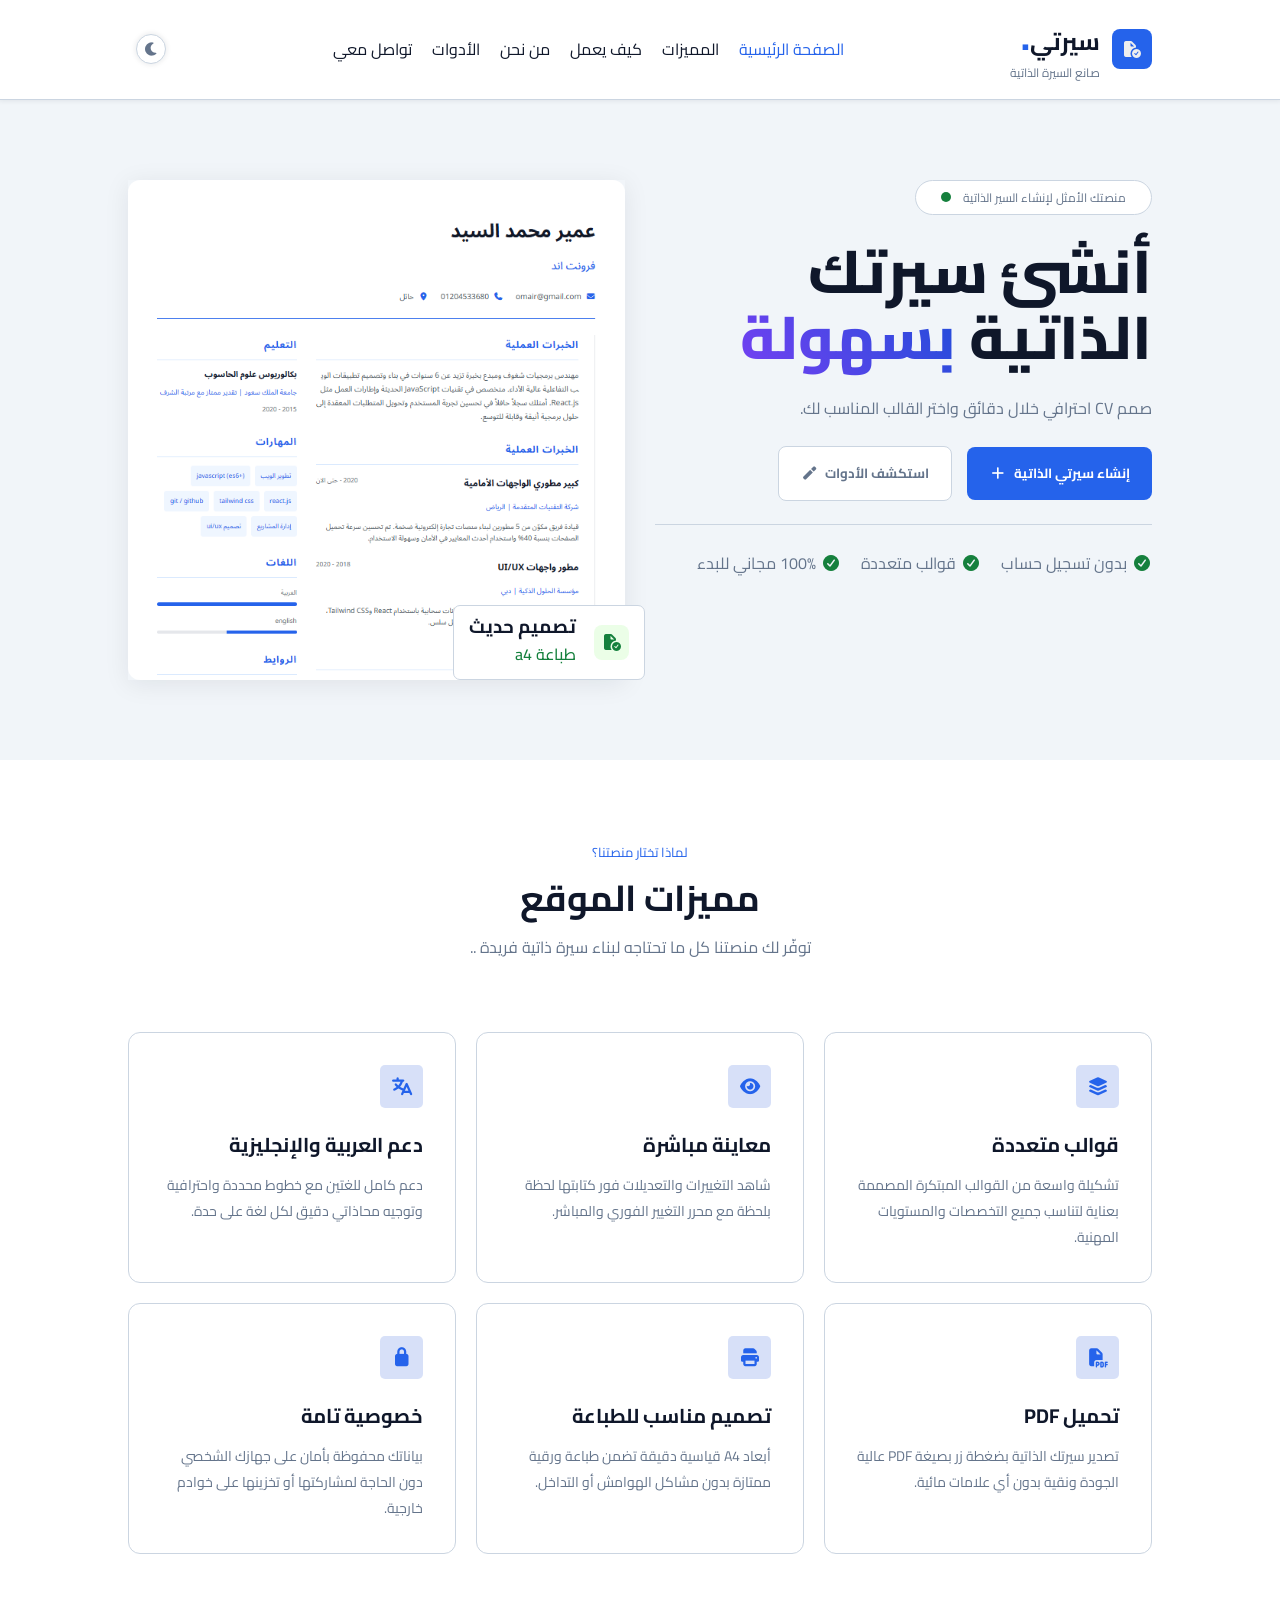
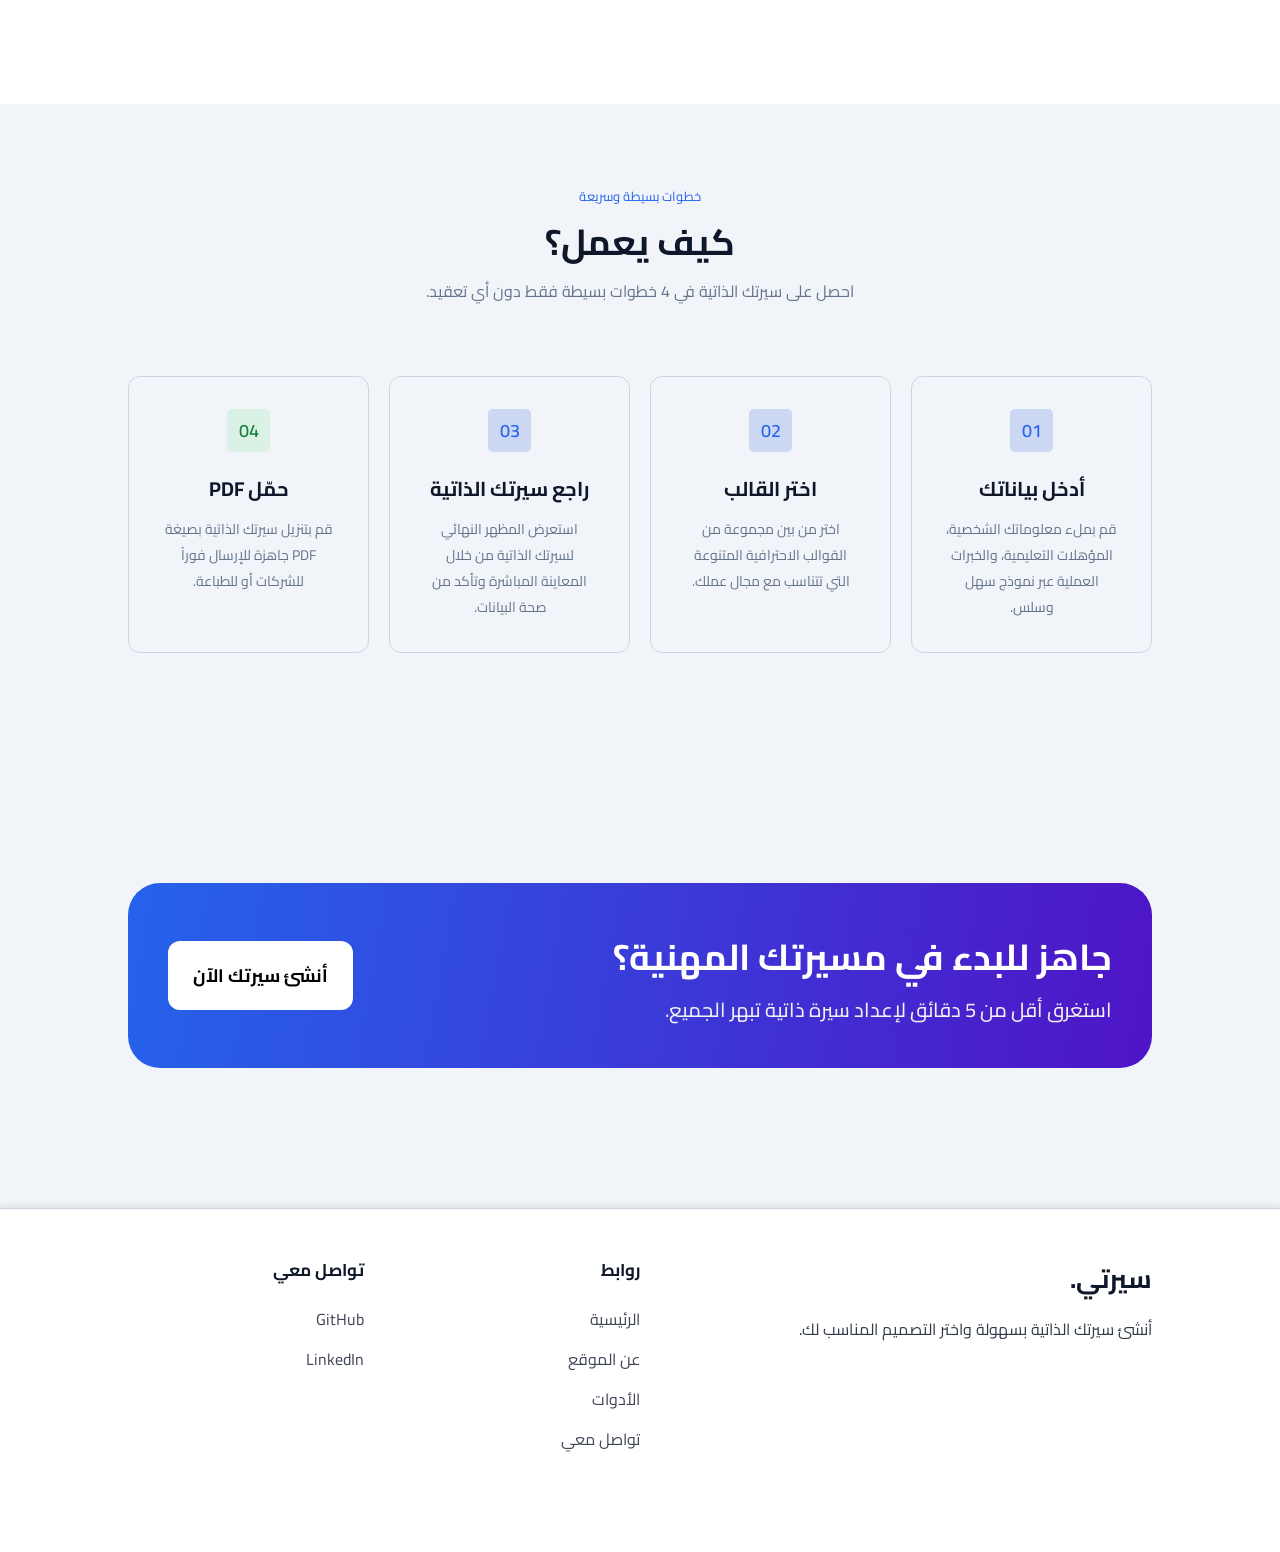
<file: index.html>
<!DOCTYPE html>
<html lang="ar">

<head>
    <meta charset="UTF-8">
    <meta name="viewport" content="width=device-width, initial-scale=1.0">
    <title>ابني سيرتك</title>
    <link rel="shortcut icon" href="../images/fav.png" type="image/x-icon">
    <link rel="preconnect" href="https://fonts.googleapis.com">
    <link rel="preconnect" href="https://fonts.gstatic.com" crossorigin>
    <link
        href="https://fonts.googleapis.com/css2?family=Cairo:wght@200..1000&family=Noto+Sans+Arabic:wght@100..900&display=swap"
        rel="stylesheet">
    <link rel="stylesheet" href="icons/css/all.min.css">
    <link rel="stylesheet" href="css/style.css">
    <link rel="stylesheet" href="css/home.css">
    <link rel="stylesheet" href="css/responsive.css">
</head>

<body>

    <nav>
        <div class="container">
            <a href="#" class="logo">
                <div class="icon"><i class="fa-solid fa-file-circle-check"></i></div>
                <div class="text">
                    <h1>سيرتي<span>.</span></h1>
                    <p>صانع السيرة الذاتية</p>
                </div>
            </a>
            <div class="links">
                <ul>
                    <li><a class="active" href="#home">الصفحة الرئيسية</a></li>
                    <li><a href="#bests">المميزات</a></li>
                    <li><a href="#howWork">كيف يعمل</a></li>
                    <li><a href="pages/about.html">من نحن</a></li>
                    <li><a href="pages/tools.html">الأدوات</a></li>
                    <li><a href="pages/contact.html">تواصل معي</a></li>
                </ul>
            </div>
            <div class="end">
                <div class="btns">
                    <button class="darkBtn"></button>
                </div>
                <div class="btns">
                    <button class="bars"><i class="fa-solid fa-bars-staggered"></i></button>
                </div>
            </div>
        </div>
    </nav>

    <main>
        <section class="hero" id="home">
            <div class="container">
                <div class="text">
                    <div class="top">
                        <span>منصتك الأمثل لإنشاء السير الذاتية</span>
                        <div class="circle"></div>
                    </div>
                    <h1>
                        أنشئ سيرتك الذاتية <span>بسهولة</span>
                    </h1>
                    <p>
                        صمم CV احترافي خلال دقائق واختر القالب المناسب لك.
                    </p>
                    <div class="btns">
                        <button onclick="goForm()">إنشاء سيرتي الذاتية <i class="fa-solid fa-plus"></i></button>
                        <button onclick="goTools()"> استكشف الأدوات <i class="fa-solid fa-magic"></i></button>
                    </div>
                    <ul>
                        <li>
                            <i class="fa-solid fa-check-circle"></i>
                            <span>بدون تسجيل حساب</span>
                        </li>
                        <li>
                            <i class="fa-solid fa-check-circle"></i>
                            <span>قوالب متعددة</span>
                        </li>
                        <li>
                            <i class="fa-solid fa-check-circle"></i>
                            <span>100% مجاني للبدء</span>
                        </li>
                    </ul>
                </div>
                <div class="image">
                    <img src="images/temp-1.png" alt="">
                    <div class="end">
                        <div class="icon">
                            <i class="fa-solid fa-file-circle-check"></i>
                        </div>
                        <div>
                            <h3>تصميم حديث</h3>
                            <span>طباعة a4</span>
                        </div>
                    </div>
                </div>
            </div>
        </section>

        <section class="bests common" id="bests">
            <div class="container">
                <div class="heading">
                    <span>لماذا تختار منصتنا؟</span>
                    <h2>مميزات الموقع</h2>
                    <p>توفّر لك منصتنا كل ما تحتاجه لبناء سيرة ذاتية فريدة ..</p>
                </div>
                <div class="con">
                    <div class="box">
                        <div class="icon">
                            <i class="fa-solid fa-layer-group"></i>
                        </div>
                        <div class="text">
                            <h4>قوالب متعددة</h4>
                            <p>
                                تشكيلة واسعة من القوالب المبتكرة المصممة بعناية لتناسب جميع التخصصات والمستويات المهنية.
                            </p>
                        </div>
                    </div>
                    <div class="box">
                        <div class="icon">
                            <i class="fa-solid fa-eye"></i>
                        </div>
                        <div class="text">
                            <h4>معاينة مباشرة</h4>
                            <p>
                                شاهد التغييرات والتعديلات فور كتابتها لحظة بلحظة مع محرر التغيير الفوري والمباشر.
                            </p>
                        </div>
                    </div>

                    <div class="box">
                        <div class="icon">
                            <i class="fa-solid fa-language"></i>
                        </div>
                        <div class="text">
                            <h4>دعم العربية والإنجليزية</h4>
                            <p>
                                دعم كامل للغتين مع خطوط محددة واحترافية وتوجيه محاذاتي دقيق لكل لغة على حدة.
                            </p>
                        </div>
                    </div>

                    <div class="box">
                        <div class="icon">
                            <i class="fa-solid fa-file-pdf"></i>
                        </div>
                        <div class="text">
                            <h4>تحميل PDF</h4>
                            <p>
                                تصدير سيرتك الذاتية بضغطة زر بصيغة PDF عالية الجودة ونقية بدون أي علامات مائية.
                            </p>
                        </div>
                    </div>

                    <div class="box">
                        <div class="icon">
                            <i class="fa-solid fa-print"></i>
                        </div>
                        <div class="text">
                            <h4>تصميم مناسب للطباعة</h4>
                            <p>
                                أبعاد A4 قياسية دقيقة تضمن طباعة ورقية ممتازة بدون مشاكل الهوامش أو التداخل.
                            </p>
                        </div>
                    </div>

                    <div class="box">
                        <div class="icon">
                            <i class="fa-solid fa-lock"></i>
                        </div>
                        <div class="text">
                            <h4>خصوصية تامة</h4>
                            <p>
                                بياناتك محفوظة بأمان على جهازك الشخصي دون الحاجة لمشاركتها أو تخزينها على خوادم خارجية.
                            </p>
                        </div>
                    </div>

                </div>
            </div>
        </section>

        <section class="howWork common" id="howWork">
            <div class="container">
                <div class="heading">
                    <span>خطوات بسيطة وسريعة</span>
                    <h2>كيف يعمل؟</h2>
                    <p>احصل على سيرتك الذاتية في 4 خطوات بسيطة فقط دون أي تعقيد.</p>
                </div>
                <div class="con">
                    <div class="box">
                        <div class="icon">
                            <span>01</span>
                        </div>
                        <div class="text">
                            <h4>أدخل بياناتك</h4>
                            <p>
                                قم بملء معلوماتك الشخصية، المؤهلات التعليمية، والخبرات العملية عبر نموذج سهل وسلس.
                            </p>
                            <div class="arrow"><i class="fa-solid fa-arrow-down"></i></div>
                        </div>
                    </div>

                    <div class="box">
                        <div class="icon">
                            <span>02</span>
                        </div>
                        <div class="text">
                            <h4>اختر القالب</h4>
                            <p>
                                اختر من بين مجموعة من القوالب الاحترافية المتنوعة التي تتناسب مع مجال عملك.
                            </p>
                            <div class="arrow"><i class="fa-solid fa-arrow-down"></i></div>
                        </div>
                    </div>

                    <div class="box">
                        <div class="icon">
                            <span>03</span>
                        </div>
                        <div class="text">
                            <h4>راجع سيرتك الذاتية</h4>
                            <p>
                                استعرض المظهر النهائي لسيرتك الذاتية من خلال المعاينة المباشرة وتأكد من صحة البيانات.
                            </p>
                            <div class="arrow"><i class="fa-solid fa-arrow-down"></i></div>
                        </div>
                    </div>

                    <div class="box">
                        <div class="icon">
                            <span>04</span>
                        </div>
                        <div class="text">
                            <h4>حمّل PDF</h4>
                            <p>
                                قم بتنزيل سيرتك الذاتية بصيغة PDF جاهزة للإرسال فوراً للشركات أو للطباعة.
                            </p>
                        </div>
                    </div>

                </div>
            </div>
        </section>

        <section class="bulid">
            <div class="container">
                <div class="text">
                    <h3>جاهز للبدء في مسيرتك المهنية؟</h3>
                    <p>
                        استغرق أقل من 5 دقائق لإعداد سيرة ذاتية تبهر الجميع.
                    </p>
                </div>
                <div class="btn">
                    <button onclick="goForm()">أنشئ سيرتك الآن</button>
                </div>
            </div>
        </section>

    </main>

    <footer class="footer">
        <div class="container">

            <div class="footer-content">

                <div class="footer-brand">
                    <h2>سيرتي.</h2>
                    <p>
                        أنشئ سيرتك الذاتية بسهولة واختر التصميم المناسب لك.
                    </p>
                </div>

                <div class="footer-links">
                    <h3>روابط</h3>

                    <a href="../index.html">الرئيسية</a>
                    <a href="../pages/about.html">عن الموقع</a>
                    <a href="../pages/tools.html">الأدوات</a>
                    <a href="../pages/contact.html">تواصل معي</a>
                </div>

                <div class="footer-social">
                    <h3>تواصل معي</h3>

                    <a href="https://github.com/omair-660">GitHub</a>
                    <a href="https://www.linkedin.com/in/omair-mohammed-%F0%9F%87%B5%F0%9F%87%B8-4120b2283?utm_source=share&utm_campaign=share_via&utm_content=profile&utm_medium=android_app">LinkedIn</a>
                </div>

            </div>

            <div class="footer-bottom">
                <p>
                    © 2026 CV Builder — جميع الحقوق محفوظة
                </p>
            </div>

        </div>
    </footer>

    <script src="js/common.js"></script>
    <script src="js/home.js"></script>
</body>

</html>
</file>
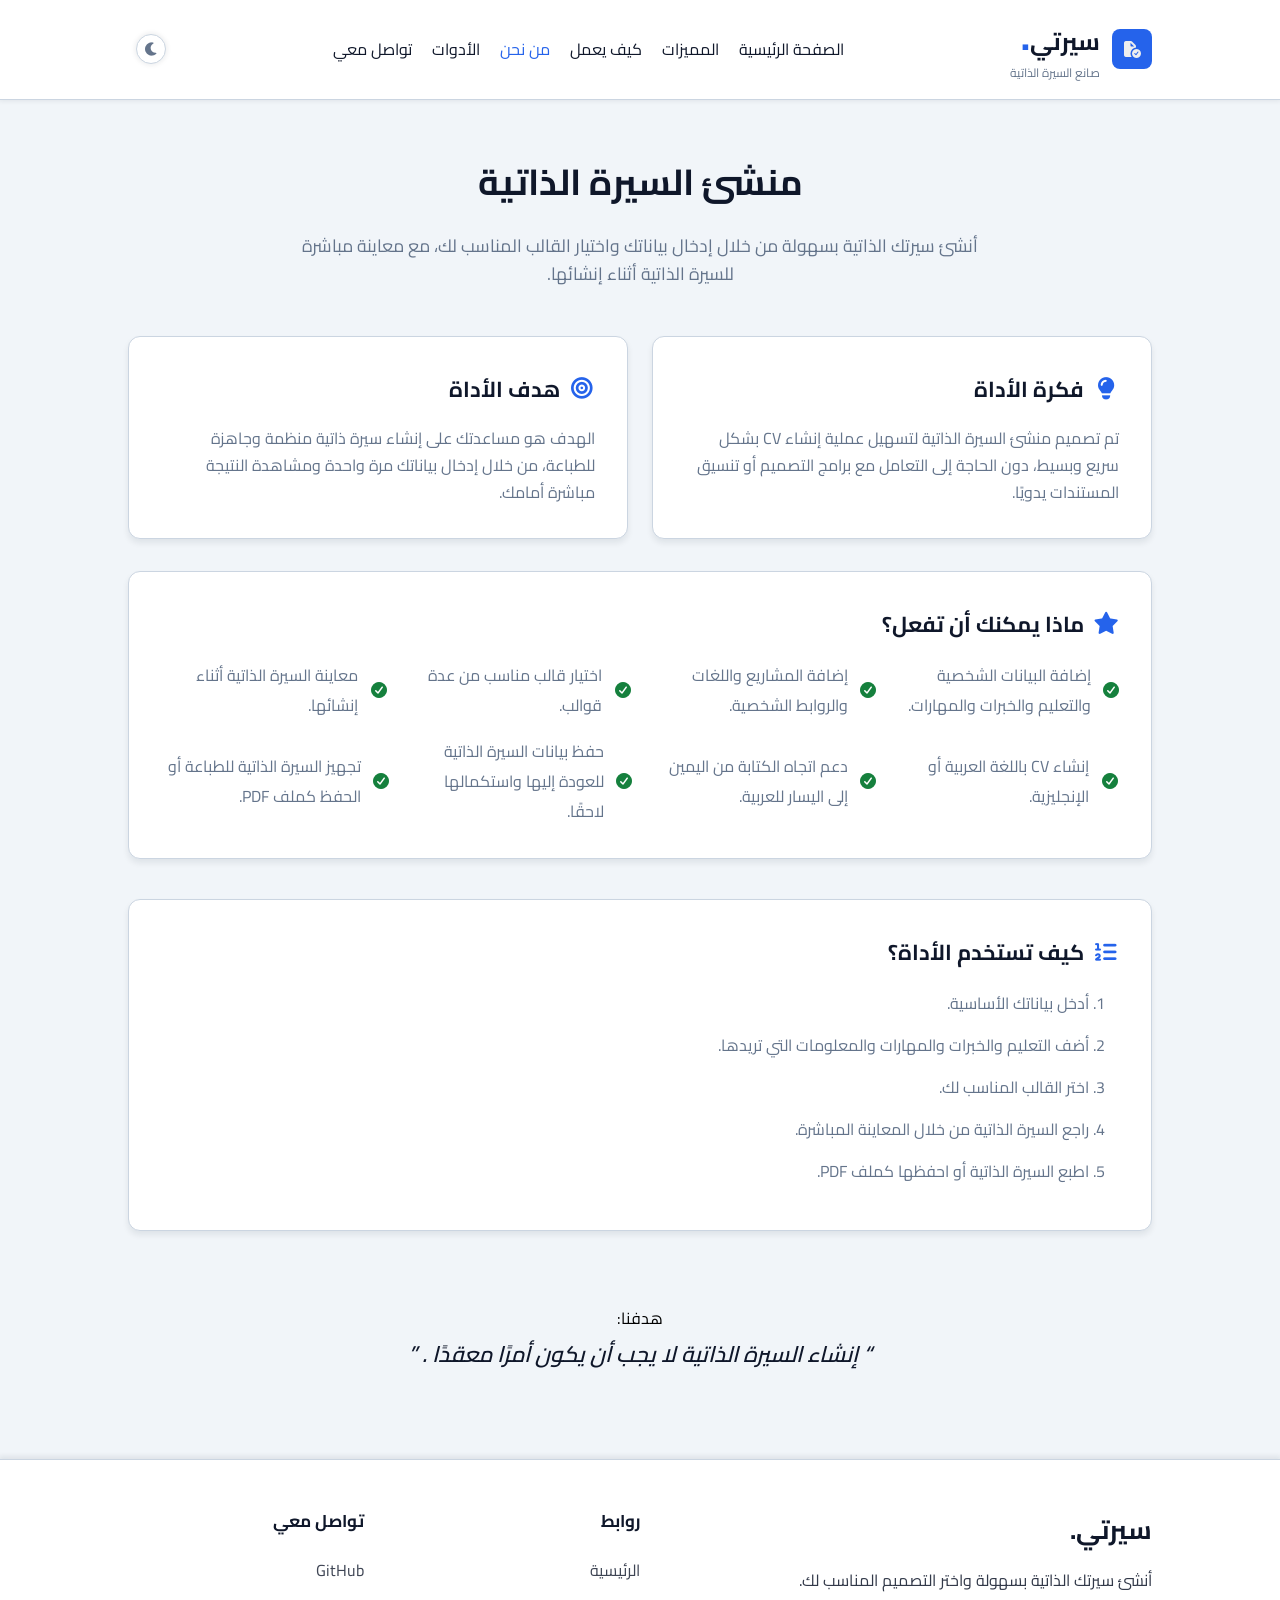
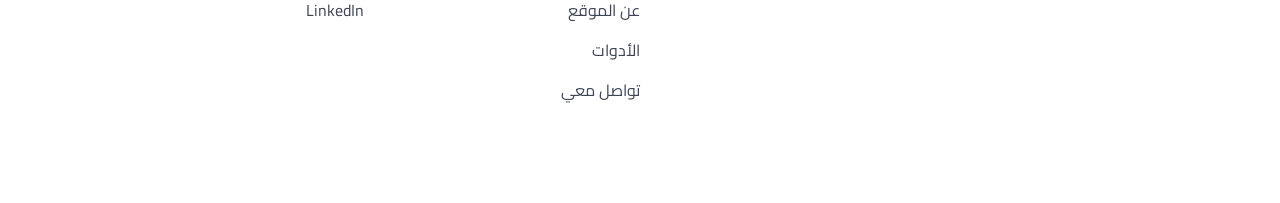
<file: pages/about.html>
<!DOCTYPE html>
<html lang="en">

<head>
    <meta charset="UTF-8">
    <meta name="viewport" content="width=device-width, initial-scale=1.0">
    <title>ابني سيرتك</title>
    <link rel="shortcut icon" href="../images/fav.png" type="image/x-icon">
    <link rel="preconnect" href="https://fonts.googleapis.com">
    <link rel="preconnect" href="https://fonts.gstatic.com" crossorigin>
    <link
        href="https://fonts.googleapis.com/css2?family=Cairo:wght@200..1000&family=Noto+Sans+Arabic:wght@100..900&display=swap"
        rel="stylesheet">
    <link rel="stylesheet" href="../icons/css/all.min.css">
    <link rel="stylesheet" href="../css/style.css">
    <link rel="stylesheet" href="../css/about.css">
    <link rel="stylesheet" href="../css/responsive.css">
</head>

<body>
    <nav>
        <div class="container">
            <a href="#" class="logo">
                <div class="icon"><i class="fa-solid fa-file-circle-check"></i></div>
                <div class="text">
                    <h1>سيرتي<span>.</span></h1>
                    <p>صانع السيرة الذاتية</p>
                </div>
            </a>
            <div class="links">
                <ul>
                    <li><a href="../index.html#home">الصفحة الرئيسية</a></li>
                    <li><a href="../index.html#bests">المميزات</a></li>
                    <li><a href="../index.html#howWork">كيف يعمل</a></li>
                    <li><a class="active" href="../pages/about.html">من نحن</a></li>
                    <li><a href="../pages/tools.html">الأدوات</a></li>
                    <li><a href="../pages/contact.html">تواصل معي</a></li>
                </ul>
            </div>
            <div class="end">
                <div class="btns">
                    <button class="darkBtn"></button>
                </div>
                <div class="btns">
                    <button class="bars"><i class="fa-solid fa-bars-staggered"></i></button>
                </div>
            </div>
        </div>
    </nav>

    <div class="about">
        <div class="container">

            <!-- Hero -->
            <section class="hero">
                <h1>منشئ السيرة الذاتية</h1>
                <p>
                    أنشئ سيرتك الذاتية بسهولة من خلال إدخال بياناتك واختيار القالب المناسب لك،
                    مع معاينة مباشرة للسيرة الذاتية أثناء إنشائها.
                </p>
            </section>

            <!-- فكرة الأداة -->
            <div class="grid-2">

                <section class="card">
                    <h2><i class="fa-solid fa-lightbulb"></i> فكرة الأداة</h2>
                    <p>
                        تم تصميم منشئ السيرة الذاتية لتسهيل عملية إنشاء CV بشكل سريع وبسيط،
                        دون الحاجة إلى التعامل مع برامج التصميم أو تنسيق المستندات يدويًا.
                    </p>
                </section>

                <section class="card">
                    <h2><i class="fa-solid fa-bullseye"></i> هدف الأداة</h2>
                    <p>
                        الهدف هو مساعدتك على إنشاء سيرة ذاتية منظمة وجاهزة للطباعة،
                        من خلال إدخال بياناتك مرة واحدة ومشاهدة النتيجة مباشرة أمامك.
                    </p>
                </section>

            </div>

            <!-- المميزات -->
            <section class="card features-card" style="margin-bottom: 2.5rem;">
                <h2><i class="fa-solid fa-star"></i> ماذا يمكنك أن تفعل؟</h2>

                <ul class="features-list">
                    <li>
                        <i class="fa-solid fa-check-circle"></i>
                        إضافة البيانات الشخصية والتعليم والخبرات والمهارات.
                    </li>

                    <li>
                        <i class="fa-solid fa-check-circle"></i>
                        إضافة المشاريع واللغات والروابط الشخصية.
                    </li>

                    <li>
                        <i class="fa-solid fa-check-circle"></i>
                        اختيار قالب مناسب من عدة قوالب.
                    </li>

                    <li>
                        <i class="fa-solid fa-check-circle"></i>
                        معاينة السيرة الذاتية أثناء إنشائها.
                    </li>

                    <li>
                        <i class="fa-solid fa-check-circle"></i>
                        إنشاء CV باللغة العربية أو الإنجليزية.
                    </li>

                    <li>
                        <i class="fa-solid fa-check-circle"></i>
                        دعم اتجاه الكتابة من اليمين إلى اليسار للعربية.
                    </li>

                    <li>
                        <i class="fa-solid fa-check-circle"></i>
                        حفظ بيانات السيرة الذاتية للعودة إليها واستكمالها لاحقًا.
                    </li>

                    <li>
                        <i class="fa-solid fa-check-circle"></i>
                        تجهيز السيرة الذاتية للطباعة أو الحفظ كملف PDF.
                    </li>
                </ul>
            </section>

            <!-- طريقة الاستخدام -->
            <section class="card">
                <h2><i class="fa-solid fa-list-ol"></i> كيف تستخدم الأداة؟</h2>

                <ol class="steps-list">
                    <li>أدخل بياناتك الأساسية.</li>
                    <li>أضف التعليم والخبرات والمهارات والمعلومات التي تريدها.</li>
                    <li>اختر القالب المناسب لك.</li>
                    <li>راجع السيرة الذاتية من خلال المعاينة المباشرة.</li>
                    <li>اطبع السيرة الذاتية أو احفظها كملف PDF.</li>
                </ol>
            </section>

            <!-- الخاتمة -->
            <section class="quote-section">
                <caption>هدفنا:</caption>
                <blockquote>
                    <q> إنشاء السيرة الذاتية لا يجب أن يكون أمرًا معقدًا . </q>
                </blockquote>
            </section>

        </div>
    </div>

    <footer class="footer">
        <div class="container">

            <div class="footer-content">

                <div class="footer-brand">
                    <h2>سيرتي.</h2>
                    <p>
                        أنشئ سيرتك الذاتية بسهولة واختر التصميم المناسب لك.
                    </p>
                </div>

                <div class="footer-links">
                    <h3>روابط</h3>

                    <a href="../index.html">الرئيسية</a>
                    <a href="../pages/about.html">عن الموقع</a>
                    <a href="../pages/tools.html">الأدوات</a>
                    <a href="../pages/contact.html">تواصل معي</a>
                </div>

                <div class="footer-social">
                    <h3>تواصل معي</h3>

                    <a href="https://github.com/omair-660">GitHub</a>
                    <a href="https://www.linkedin.com/in/omair-mohammed-%F0%9F%87%B5%F0%9F%87%B8-4120b2283?utm_source=share&utm_campaign=share_via&utm_content=profile&utm_medium=android_app">LinkedIn</a>
                </div>

            </div>

            <div class="footer-bottom">
                <p>
                    © 2026 CV Builder — جميع الحقوق محفوظة
                </p>
            </div>

        </div>
    </footer>
    <script src="../js/common.js"></script>
</body>

</html>
</file>
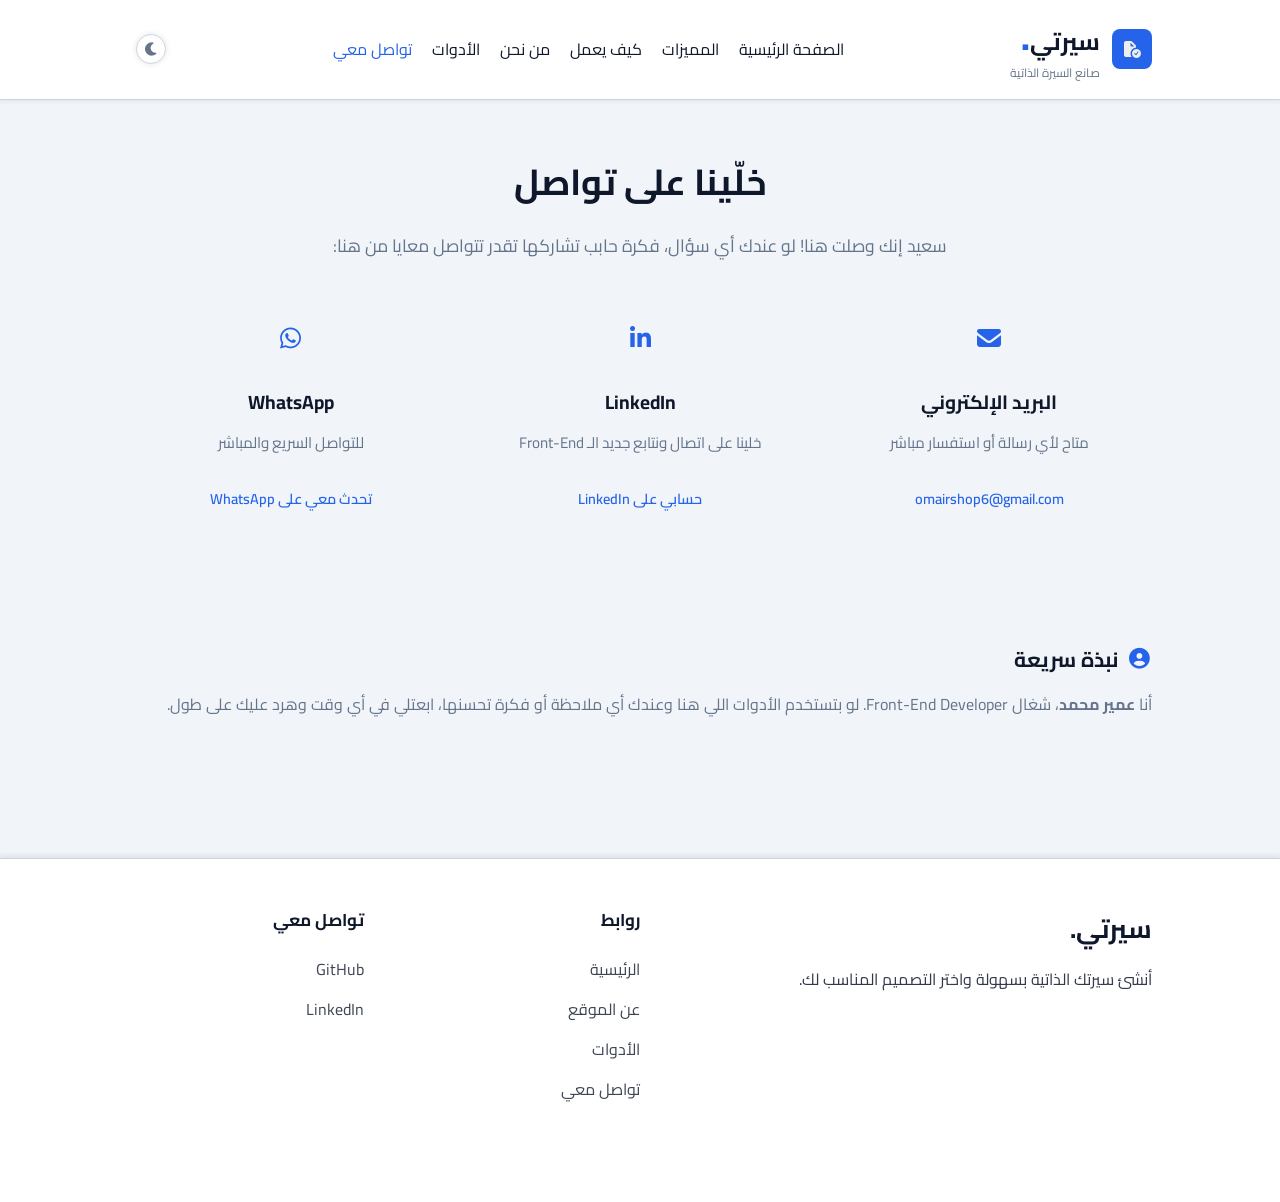
<file: pages/contact.html>
<!DOCTYPE html>
<html lang="ar">

<head>
    <meta charset="UTF-8">
    <meta name="viewport" content="width=device-width, initial-scale=1.0">
    <title>ابني سيرتك</title>
    <link rel="shortcut icon" href="../images/fav.png" type="image/x-icon">
    <link rel="preconnect" href="https://fonts.googleapis.com">
    <link rel="preconnect" href="https://fonts.gstatic.com" crossorigin>
    <link
        href="https://fonts.googleapis.com/css2?family=Cairo:wght@200..1000&family=Noto+Sans+Arabic:wght@100..900&display=swap"
        rel="stylesheet">
    <link rel="stylesheet" href="../icons/css/all.min.css">
    <link rel="stylesheet" href="../css/style.css">
    <link rel="stylesheet" href="../css/contact.css">
    <link rel="stylesheet" href="../css/responsive.css">
</head>

<body>

    <nav>
        <div class="container">
            <a href="#" class="logo">
                <div class="icon"><i class="fa-solid fa-file-circle-check"></i></div>
                <div class="text">
                    <h1>سيرتي<span>.</span></h1>
                    <p>صانع السيرة الذاتية</p>
                </div>
            </a>
            <div class="links">
                <ul>
                    <li><a href="../index.html#home">الصفحة الرئيسية</a></li>
                    <li><a href="../index.html#bests">المميزات</a></li>
                    <li><a href="../index.html#howWork">كيف يعمل</a></li>
                    <li><a href="../pages/about.html">من نحن</a></li>
                    <li><a href="../pages/tools.html">الأدوات</a></li>
                    <li><a class="active" href="../pages/contact.html">تواصل معي</a></li>
                </ul>
            </div>
            <div class="end">
                <div class="btns">
                    <button class="darkBtn"></button>
                </div>
                <div class="btns">
                    <button class="bars"><i class="fa-solid fa-bars-staggered"></i></button>
                </div>
            </div>
        </div>
    </nav>

    <div class="contact">
        <div class="container">
            <section class="hero">
                <h1>خلّينا على تواصل</h1>
                <p>سعيد إنك وصلت هنا! لو عندك أي سؤال، فكرة حابب تشاركها   تقدر تتواصل معايا من هنا:</p>
            </section>

            <div class="contact-grid">

                <div class="card contact-card">
                    <div class="contact-icon">
                        <i class="fa-solid fa-envelope"></i>
                    </div>
                    <h3>البريد الإلكتروني</h3>
                    <p>متاح لأي رسالة أو استفسار مباشر</p>
                    <a href="mailto:omairshop6@gmail.com" class="contact-link">omairshop6@gmail.com</a>
                </div>

                <div class="card contact-card">
                    <div class="contact-icon">
                        <i class="fa-brands fa-linkedin-in"></i>
                    </div>
                    <h3>LinkedIn</h3>
                    <p>خلينا على اتصال ونتابع جديد الـ Front-End</p>
                    <a href="https://www.linkedin.com/in/omair-mohammed-%F0%9F%87%B5%F0%9F%87%B8-4120b2283?utm_source=share&utm_campaign=share_via&utm_content=profile&utm_medium=android_app" target="_blank" class="contact-link">حسابي على LinkedIn</a>
                </div>

                <div class="card contact-card">
                    <div class="contact-icon">
                        <i class="fa-brands fa-whatsapp"></i>
                    </div>
                    <h3>WhatsApp</h3>
                    <p>للتواصل السريع والمباشر</p>
                    <a href="https://wa.me/YOUR_PHONE_NUMBER" target="_blank" class="contact-link">تحدث معي على WhatsApp</a>
                </div>

            </div>

            <section class="card developer-info-card">
                <h2><i class="fa-solid fa-circle-user"></i>نبذة سريعة</h2>
                <p>أنا <strong>عمير محمد</strong>، شغال Front-End Developer. لو بتستخدم الأدوات اللي هنا وعندك أي ملاحظة أو فكرة تحسنها، ابعتلي في أي وقت وهرد عليك على طول.</p>
            </section>

        </div>
    </div>

    <footer class="footer">
        <div class="container">

            <div class="footer-content">

                <div class="footer-brand">
                    <h2>سيرتي.</h2>
                    <p>
                        أنشئ سيرتك الذاتية بسهولة واختر التصميم المناسب لك.
                    </p>
                </div>

                <div class="footer-links">
                    <h3>روابط</h3>

                    <a href="../index.html">الرئيسية</a>
                    <a href="../pages/about.html">عن الموقع</a>
                    <a href="../pages/tools.html">الأدوات</a>
                    <a href="../pages/contact.html">تواصل معي</a>
                </div>

                <div class="footer-social">
                    <h3>تواصل معي</h3>

                    <a href="https://github.com/omair-660">GitHub</a>
                    <a href="https://www.linkedin.com/in/omair-mohammed-%F0%9F%87%B5%F0%9F%87%B8-4120b2283?utm_source=share&utm_campaign=share_via&utm_content=profile&utm_medium=android_app">LinkedIn</a>
                </div>

            </div>

            <div class="footer-bottom">
                <p>
                    © 2026 CV Builder — جميع الحقوق محفوظة
                </p>
            </div>

        </div>
    </footer>

    <script src="../js/common.js"></script>
</body>

</html>
</file>
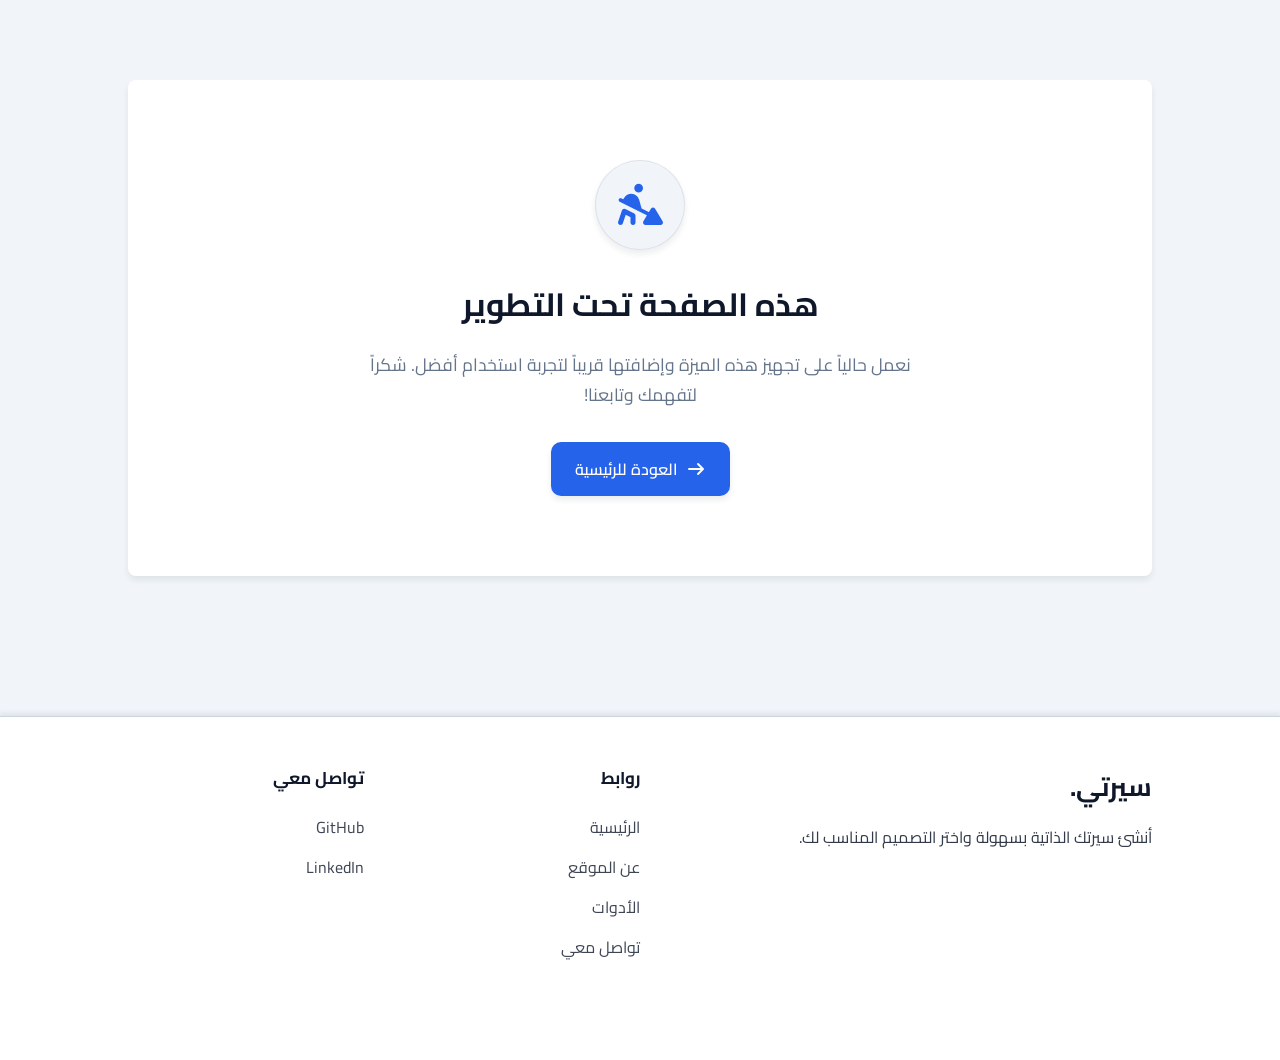
<file: pages/tools.html>
<!DOCTYPE html>
<html lang="en">

<head>
    <meta charset="UTF-8">
    <meta name="viewport" content="width=device-width, initial-scale=1.0">
    <title>ابني سيرتك</title>
    <link rel="shortcut icon" href="../images/fav.png" type="image/x-icon">
    <link rel="preconnect" href="https://fonts.googleapis.com">
    <link rel="preconnect" href="https://fonts.gstatic.com" crossorigin>
    <link
        href="https://fonts.googleapis.com/css2?family=Cairo:wght@200..1000&family=Noto+Sans+Arabic:wght@100..900&display=swap"
        rel="stylesheet">
    <link rel="stylesheet" href="../icons/css/all.min.css">
    <link rel="stylesheet" href="../css/style.css">
    <link rel="stylesheet" href="../css/tools.css">
    <link rel="stylesheet" href="../css/responsive.css">
</head>

<body>

    
    <section class="tools">
    <div class="container">
    <div class="maintenance-page">
        <div class="maintenance-icon">
            <i class="fa-solid fa-person-digging"></i>
        </div>
        <h1> هذه الصفحة تحت التطوير</h1>
        <p>نعمل حالياً على تجهيز هذه الميزة وإضافتها قريباً لتجربة استخدام أفضل. شكراً لتفهمك وتابعنا!</p>
        <a href="../index.html" class="back-home-btn">
            <i class="fa-solid fa-arrow-right"></i> العودة للرئيسية
        </a>
    </div>
</div>
</section>

    <footer class="footer">
        <div class="container">

            <div class="footer-content">

                <div class="footer-brand">
                    <h2>سيرتي.</h2>
                    <p>
                        أنشئ سيرتك الذاتية بسهولة واختر التصميم المناسب لك.
                    </p>
                </div>

                <div class="footer-links">
                    <h3>روابط</h3>

                    <a href="../index.html">الرئيسية</a>
                    <a href="../pages/about.html">عن الموقع</a>
                    <a href="../pages/tools.html">الأدوات</a>
                    <a href="../pages/contact.html">تواصل معي</a>
                </div>

                <div class="footer-social">
                    <h3>تواصل معي</h3>

                    <a href="https://github.com/omair-660">GitHub</a>
                    <a href="https://www.linkedin.com/in/omair-mohammed-%F0%9F%87%B5%F0%9F%87%B8-4120b2283?utm_source=share&utm_campaign=share_via&utm_content=profile&utm_medium=android_app">LinkedIn</a>
                </div>

            </div>

            <div class="footer-bottom">
                <p>
                    © 2026 CV Builder — جميع الحقوق محفوظة
                </p>
            </div>

        </div>
    </footer>
    <script src="../js/common.js"></script>
</body>

</html>
</file>
<file: css/style.css>
* {
  padding: 0;
  margin: 0;
  box-sizing: border-box;
}
html{
  scroll-behavior: smooth;
}
:root {
  --primary: #2563eb;
  --primary-hover: #1d4ed8;

  --bg: #f1f5f9;
  --surface: #ffffff;
  --text: #0f172a;
  --text-secondary: #64748b;

  --border: #cbd5e1;
  --input-bg: #ffffff;

  --success: #15803d;
  --danger: #b91c1c;

  --shadow: rgba(15, 23, 42, 0.08);
}

.dark {
  --primary: #3b82f6;
  --primary-hover: #60a5fa;

  --bg: #090d16;
  --surface: #151e32;
  --text: #f8fafc;
  --text-secondary: #94a3b8;

  --border: #24334f;
  --input-bg: #1c2740;

  --success: #34b262;
  --danger: #f87171;

  --shadow: rgba(0, 0, 0, 0.4);
}
::-webkit-scrollbar {
  width: 10px;
}
::-webkit-scrollbar-thumb {
  border-radius: 12px;
  background: var(--primary-hover);
}
::-webkit-scrollbar-thumb:hover {
  background: var(--primary);
}
::-webkit-scrollbar-track {
  background: var(--surface);
  border: 2px solid var(--border);
}
body {
  font-family: "cairo", sans-serif;
  /* font-family: "Noto Sans Arabic", sans-serif; */
  background: var(--bg);
  direction: rtl;
}
a {
  text-decoration: none;
}
ul {
  list-style: none;
}
::placeholder {
  font-family: "cairo", sans-serif;
}
section,
footer {
  padding: 80px 0;
}
.container {
  margin: 0 auto;
  width: 80%;
  max-width: 1200px;
}
nav {
  background: var(--surface);
  box-shadow: 0 0 5px 1px var(--shadow);
  position: sticky;
  top: 0;
  width: 100%;
  right: 0;
  padding: 15px 0;
  border-bottom: 1px solid var(--border);
  z-index: 999;
}
nav .container {
  display: flex;
  justify-content: space-between;
  align-items: center;
}
nav .container .logo {
  display: flex;
  align-items: center;
  gap: 12px;
}
nav .container .logo h1 {
  color: var(--text);
  line-height: 1.3;
  transition: 0.5s;
}
nav .container .logo h1 span {
  color: var(--primary);
  font-weight: 800;
  font-size: 35px;
  transition: 0.5s;
}
nav .container .logo .icon{
  background: var(--primary);
  width: 40px;
  height: 40px;
  display: flex;
  justify-content: center;
  align-items: center;
  border-radius: 8px;
  transition: 0.5s;
}
nav .container .logo .icon i{
  transition: 0.5s ;
  color: #eee;
}
nav .container .logo:hover .icon{
  transform: scale(1.1);
  background: #eee;
}
nav .container .logo:hover .icon i{
  color: var(--primary-hover);
  transform: scale(1.2);
}
nav .container .logo:hover h1{
  color: var(--primary);
}
nav .container .logo:hover h1 span{
  color: var(--text);
}
nav .container .logo .text p{
  font-size: 12px;
  color: var(--text-secondary);
}
nav .container .links ul {
  display: flex;
  align-items: center;
  gap: 20px;
}
nav .container .links ul li a {
  color: var(--text);
  transition: 0.5s;
}

nav .container .links ul li:hover a {
  color: var(--text-secondary);
}
nav .container .links ul li a.active{
  color: var(--primary);
}
nav .container .links ul li a.active:hover{
  color: var(--primary-hover);
}
nav .container .btns {
  display: flex;
  align-items: center;
  gap: 15px;
}
nav .container .btns button {
  width: 30px;
  height: 30px;
  border-radius: 50%;
  display: flex;
  align-items: center;
  justify-content: center;
  outline: none;
  border: 1px solid var(--border);
  background: var(--surface);
  color: var(--text-secondary);
  font-style: 14px;
  transition: 0.5s;
  cursor: pointer;
  box-shadow: 0 0 5px 1px var(--shadow);
}
nav .container .btns button:hover {
  color: var(--bg);
  transform: scale(1.1);
  color: var(--text);
  box-shadow: 0 4px 12px 3px var(--shadow);
}
nav .container .btns button:active {
  transform: scale(0.9);
  background: #1e293b;
  color: #fff;
}

nav .container .end{
  display: flex;
  align-items: center;
  gap: 8px;
}
nav .container .end .bars{
  display: none;
}

data {
  position: relative;
}
.data .errors {
  position: sticky;
  top: 95px;
  width: 100%;
  padding: 12px 0;
  border-radius: 13px;
  background: var(--danger);
  color: #ffff;
  transition: 0.5s;
  scale: 0;
  text-align: center;
  font-size: 17px;
  font-weight: 600;
  z-index: 6;
  margin-bottom: 25px;
  overflow: hidden;
}
p.errosText {
    padding: 0 50px;
}
 .closeErrBtn{
  width: 35px;
  height: 35px;
  border-radius: 50%;
  border: none;
  transition: 0.5s;
  position: absolute;
  left: 20px;
  top: 50%;
  transform: translateY(-50%);
  cursor: pointer;
  box-shadow: 0 0 8px  var(--shadow);
  color: var(--danger);
  text-shadow: 0 0 0 #000;
  background: var(--border);
}
.closeErrBtn:hover{
  box-shadow: 0 -2px 14px 4px var(--shadow);
  transform: translateY(-20px) rotate(30deg);
}
.closeErrBtn:active{
  transform: translateY(-20px) scale(0.9) rotate(-30deg);
}
.data h3 {
  color: var(--text);
}
.data .container {
  border-radius: 14px;
  box-shadow: 0 0 10px 1px var(--shadow);
  padding: 24px;
  background: var(--surface);
}
.data .container .card {
  box-shadow: 0 0 10px 1px var(--shadow);
  padding: 20px;
  border-radius: 14px;
  margin-bottom: 22px;
}
.data .container .card-head {
  display: flex;
  align-items: center;
  gap: 10px;
  margin-bottom: 20px;
}
.data .container .card-head .icon {
  display: flex;
  justify-content: center;
  align-items: center;
  width: 30px;
  height: 30px;
  border-radius: 10px;
  background: linear-gradient(45deg, var(--primary), var(--primary-hover));
}
.data .container .card-head .icon i {
  color: #ffff;
}

.data .container .card-body {
  display: grid;
  grid-template-columns: repeat(2, 1fr);
  gap: 20px;
}
.data .container .card-body .card-input {
  display: flex;
  flex-direction: column;
  gap: 12px;
  margin-bottom: 12px;
  position: relative;
}
.data .container .card-body .card-input label ,
.labelSelect{
  color: var(--text);
}

.data .container .card-body .card-input input,
.inputImg,
.data .container .card-body .card-input textarea {
  font-family: "cairo", sans-serif;
  outline: none;
  border: 1px solid var(--border);
  border-radius: 8px;
  padding: 12px 16px;
  color: var(--text);
  background: var(--bg);
  transition: 0.5s;
  box-shadow: 0 0 0 transparent;
  width: 100%;
}
.inputImg{
  position: relative;
  color: #757575!important;
  height: 51.2px;
}
.data .container .card-body .card-input textarea {
  resize: none;
  height: 200px;
}
.data .container .card-body .card-input input:focus,
.data .container .card-body .card-input textarea:focus {
  border: 1px solid var(--primary);
  box-shadow: 0 0 4px var(--primary-hover);
}
.err {
  border: 1px solid var(--danger) !important;
  box-shadow: 0 0 4px var(--danger) !important;
}
.data .container .about {
  grid-template-columns: 1fr;
}
.data .container .add-btn {
  background: var(--primary);
  padding: 10px 15px;
  color: #fff;
  width: 100%;
  text-align: center;
  outline: none;
  border-radius: 10px;
  border: none;
  box-shadow: 0 3px 10px var(--shadow);
  cursor: pointer;
  margin-top: 10px;
  font-family: "cairo";
  transition: 0.4s;
}
.data .container .add-btn:hover {
  background: var(--primary-hover);
  box-shadow: 0 6px 20px 3px var(--shadow);
  transform: translateY(-2px) scale(1.01);
}
.data .container .add-btn:active {
  transform: translateY(-2px) scale(0.9);
}
.data .container .add-btn i {
  transition: 0.4s;
}
.data .container .add-btn:hover i {
  transform: rotate(180deg);
}
#createCv {
  background: var(--success);
  display: flex;
  align-items: center;
  gap: 2px;
  justify-content: center;
}
#delCv{
  background: var(--danger);
  display: none;
}
.preveview {
  border: 1px solid var(--primary-hover);
  margin: 10px 0;
  border-radius: 12px;
  padding: 12px;
  background: var(--bg);
  color: var(--text);
  transition: 0.5s;
  display: none;
}
.preveview.animation {
  animation: scale 0.5s ease-in-out;
}
.preveview.animationRemove {
  animation: scaleDown 0.5s ease-in-out;
}
@keyframes scale {
  0% {
    /* transform: scale(1);
    opacity: 1; */
  }

  100% {
    transform: scale(2);
    opacity: 0;
  }
}
@keyframes scaleDown {
  0% {
    transform: scale(1);
  }

  100% {
    transform: scale(0);
  }
}
.preveview div {
  border-bottom: 1px solid var(--border);
  margin-bottom: 10px;
  padding-bottom: 10px;
  position: relative;
}
.preveview .btnDel {
  position: absolute;
  top: 10px;
  left: 10px;
  width: 40px;
  height: 40px;
  border-radius: 50%;
  cursor: pointer;
  background: var(--surface);
  border: 1px solid var(--border);
  color: var(--danger);
}
.data .container .skillBtn {
  position: absolute;
  width: fit-content;
  top: calc(100% - 52px);
  left: 10px;
  padding: 3px 8px;
}
.prevSkills {
  display: grid;
  grid-template-columns: repeat(2, 1fr);
}
.prevSkills .btnDel {
  position: static;
  margin: 0 8px;
}
.prevSkills li {
  list-style: decimal-leading-zero;
  list-style-position: inside;
  margin-bottom: 10px;
}
input#image {
  position: relative;
}

.cv-page {
  width: 210mm;
  min-height: 297mm;
  margin: 30px auto;
  background: #fff;
  padding: 14mm;
  box-shadow: 0 5px 25px rgba(0, 0, 0, 0.12);
  font-family: "Noto Sans Arabic", sans-serif;
}
.cv-page section{
  padding: 0;
}
.templates .container {
  display: grid;
  grid-template-columns: repeat(2, 1fr);
  gap: 20px;
}

.templates .container .box {
  position: relative;
  display: block;
  border: 2px solid transparent;
  border-radius: 16px;
  overflow: hidden;
  cursor: pointer;
  text-align: center;
  padding: 12px;
  background: var(--bg);
  transition: 0.3s ease;
}
.templates .container .box::after{
  position: absolute;
  content: 'اضغط للمعاينة';
  top: 50%;
  left: 50%;
  transform: translate(-50% , -50%);
  pointer-events: none;
  background: var(--bg);
  color: var(--text);
  border-radius: 8px;
  padding: 5px;
}
.templates .container .box:hover {
  transform: translateY(-3px);
  border-color: #ccc;
}

.templates .container .box.active {
  border-color: var(--primary);
  box-shadow: 0 0 0 3px color-mix(
    in srgb,
    var(--primary) 15%,
    transparent
  );
}

.templates .container .box .checkBox {
  display: flex;
  align-items: center;
  justify-content: center;
  gap: 8px;
  margin-bottom: 12px;
}

.templates .container .box h3 {
  color: var(--text);
  margin: 0;
  font-size: 17px;
}

.templates .container .box input[type="radio"] {
  width: 17px;
  height: 17px;
  accent-color: var(--primary);
  cursor: pointer;
}

.templates .container .box img {
  display: block;
  width: 100%;
  height: 320px;
  object-fit: cover;
  object-position: top;
  border-radius: 10px;
}
.imageShow{
  background: #0000009c;
  width: 100vw;
  height: 100vh;
  display: flex;
  justify-content: center;
  align-items: center;
  position: fixed;
  top: 0;
  left: 0;
  scale: 0;
  transition: 0.5s;
  z-index: 9999;
}
.imageShow img{
  width: 90%;
  height: 90%;
  border-radius: 10px;
  object-fit: contain;
  overflow: hidden;
}
.imageShow button{
  position: absolute;
  top: 30px;
  right: 20px;
}
/* =========================
   Header
========================= */

.temp-1 .cv-header {
  padding-bottom: 22px;
  border-bottom: 2px solid #2563eb;
}

.temp-1 .cv-page .profile {
  display: flex;
  align-items: center;
  gap: 25px;
}
.temp-1 .cv-page section {
  padding: 0;
}
.temp-1 .cv-page .profile-image {
  width: 120px;
  height: 120px;
  flex-shrink: 0;
}

.temp-1 .cv-page .profile-image img {
  width: 100%;
  height: 100%;
  object-fit: contain;
  border-radius: 50%;
}

.temp-1 .cv-page .profile-info h1 {
  font-size: 30px;
  margin-bottom: 6px;
  color: #111827;
}

.temp-1 .cv-page .profile-info h2 {
  font-size: 17px;
  font-weight: 500;
  color: #2563eb;
  margin-bottom: 18px;
}

.temp-1 .cv-page .contact {
  display: flex;
  flex-wrap: wrap;
  gap: 12px 20px;
}

.temp-1 .cv-page .contact span {
  display: flex;
  align-items: center;
  gap: 7px;
  font-size: 12px;
  color: #4b5563;
}

.temp-1 .cv-page .contact i {
  color: #2563eb;
}

/* =========================
   Content
========================= */

.temp-1 .cv-page .cv-content {
  display: grid;
  grid-template-columns: 2fr 1fr;
  gap: 30px;
  padding-top: 25px;
}

.temp-1 .cv-page .main-content {
  padding-right: 25px;
  border-right: 1px solid #e5e7eb;
}

.temp-1 .cv-page .sidebar {
  padding-left: 0;
}

/* =========================
   Sections
========================= */

.temp-1 .cv-page .cv-section {
  margin-bottom: 25px;
}

.temp-1 .cv-page .cv-section h3 {
  font-size: 15px;
  color: #2563eb;
  text-transform: uppercase;
  letter-spacing: 1px;
  margin-bottom: 14px;
  padding-bottom: 7px;
  border-bottom: 1px solid #dbeafe;
}

.temp-1 .cv-page .cv-section > p {
  font-size: 12px;
  line-height: 1.8;
  color: #4b5563;
  word-wrap: break-word;
  word-break: break-all;
}

/* =========================
   Experience
========================= */

.temp-1 .cv-page .experience-item,
.project-item {
  margin-bottom: 20px;
}

.temp-1 .cv-page .item-head {
  display: flex;
  justify-content: space-between;
  align-items: flex-start;
  gap: 15px;
  margin-bottom: 7px;
}

.temp-1 .cv-page .item-head h4 {
  font-size: 14px;
  color: #111827;
  margin-bottom: 4px;
}

.temp-1 .cv-page .company {
  font-size: 11px;
  color: #2563eb;
}

.temp-1 .cv-page .date {
  font-size: 10px;
  color: #6b7280;
  white-space: nowrap;
}

.temp-1 .cv-page .experience-item p,
.temp-1 .cv-page .project-item p {
  font-size: 11px;
  line-height: 1.7;
  color: #4b5563;
  /* width: 412px; */
  word-wrap: break-word;
}
.imageFounded {
  display: none;
}
/* =========================
   Projects
========================= */

.temp-1 .cv-page .project-links {
  display: flex;
  gap: 15px;
  margin-top: 8px;
}

.temp-1 .cv-page .project-links a {
  font-size: 10px;
  color: #2563eb;
  text-decoration: none;
}

/* =========================
   Education
========================= */

.temp-1 .cv-page .education-item h4 {
  font-size: 13px;
  line-height: 1.5;
  color: #111827;
  margin-bottom: 5px;
}

.temp-1 .cv-page .education-item .date {
  display: block;
  margin-top: 5px;
}

/* =========================
   Skills
========================= */

.temp-1 .cv-page .skills {
  list-style: none;
  display: flex;
  flex-wrap: wrap;
  gap: 7px;
}

.temp-1 .cv-page .skills li {
  background: #eff6ff;
  color: #2563eb;
  padding: 6px 9px;
  border-radius: 4px;
  font-size: 10px;
}

/* =========================
   Languages
========================= */

.temp-1 .cv-page .language {
  margin-bottom: 14px;
}

.temp-1 .cv-page .language > div:first-child {
  display: flex;
  justify-content: space-between;
  font-size: 11px;
  margin-bottom: 5px;
}

.temp-1 .cv-page .language > div:first-child span:last-child {
  color: #6b7280;
  font-size: 10px;
}

.temp-1 .cv-page .progress {
  width: 100%;
  height: 5px;
  background: #e5e7eb;
  border-radius: 5px;
  overflow: hidden;
}

.temp-1 .cv-page .progress span {
  display: block;
  height: 100%;
  background: #2563eb;
}

/* =========================
   Links
========================= */

.temp-1 .cv-page .links {
  display: flex;
  flex-direction: column;
  gap: 10px;
}

.temp-1 .cv-page .links a {
  display: flex;
  align-items: center;
  gap: 8px;
  font-size: 10px;
  color: #4b5563;
  text-decoration: none;
  word-break: break-word;
}

.temp-1 .cv-page .links i {
  width: 15px;
  color: #2563eb;
}

/* =========================
   Print
========================= */

@page {
  size: A4;
  margin: 0;
}

@media print {

  html,
  body {
    width: 210mm;
    margin: 0;
    padding: 0;
    background: #fff !important;
  }

  nav,
  footer,
  .data,
  .btnPrint,
  .btn-pribt,
  .templates {
    display: none !important;
  }

  .cv-preview {
    width: 210mm !important;
    margin: 0 !important;
    padding: 0 !important;
  }

  .cv-page {
    width: 210mm !important;
    max-height: 297mm !important;
    margin: 0 !important;
    /* padding: 14mm !important; */
    box-shadow: none !important;
  }
}

.btn-pribt {
  margin-top: 25px;
}

.btnPrint , .btnEdit{
  width: 100%;
  padding: 13px 20px;
  cursor: pointer;
  border: none;
  border-radius: 10px;
  font-family: "Noto Sans Arabic", sans-serif;
  font-size: 16px;
  font-weight: 600;
  color: #fff;
  background: linear-gradient(155deg , var(--primary) , #040d2f);
  transition: 0.3s ease;
  background-size: 200% 100%;
}
.btnEdit{
  margin-top: 15px;
  background: linear-gradient(155deg , #d7c608 , #676314);
}
.btnPrint:hover,
.btnEdit:hover {
  background-position: 20%  50%;
  opacity: 0.9;
  transform: translateY(-2px);
}

.btnPrint:active,.btnEdit:active {
  transform: translateY(0);
}
#selectedLang {
  font-family: "Noto Sans Arabic", sans-serif;
  padding: 10px;
  border-radius: 14px;
  transition: 0.5s;
  background: var(--bg);
  color: var(--text);
  margin-bottom: 25px;
  outline: 1px solid var(--border)!important;
  outline-offset: 4px;
  border: 1px solid var(--border)!important;
  box-shadow: 0 0 0 transparent;
  outline: none;
  margin-right: 10px;
  text-transform: capitalize;
}
#selectedLang:focus {
  outline: 1px solid var(--primary-hover)!important;
  box-shadow: 0 0 4px var(--primary-hover);
  border: 1px solid var(--primary-hover)!important;
}
.addSection{
  margin-right: auto;
  background: var(--bg);
  padding: 5px 12px;
  border-radius: 12px;
  cursor: pointer;
}
.cardSlide{
  overflow: hidden;
  max-height: 0;
  transition: 0.5s;
}
.cardSlide.slide{
  overflow: visible;
  max-height: 2000px;

}



.tem-2 .cv-page {
  width: 210mm;
  min-height: 297mm;
  margin: 30px auto;
  padding: 0;
  background: #fff;
  box-shadow: 0 8px 30px rgba(15, 23, 42, 0.12);
  overflow: hidden;
}


/* =========================
   Header
========================= */

.tem-2 .cv-header {
  position: relative;
  padding: 35px 38px 30px;
  background: #172554;
  color: #fff;
}

.tem-2 .cv-header::after {
  content: "";
  position: absolute;
  bottom: 0;
  right: 0;
  width: 100%;
  height: 5px;
  background: #d4a64a;
}

.tem-2 .profile {
  display: flex;
  align-items: center;
  gap: 25px;
}

.tem-2 .profile-image {
  width: 125px;
  height: 125px;
  flex-shrink: 0;
  padding: 5px;
  border: 2px solid #d4a64a;
  border-radius: 50%;
}

.tem-2 .profile-image img {
  width: 100%;
  height: 100%;
  display: block;
  object-fit: contain;
  border-radius: 50%;
}

.tem-2 .profile-info {
  flex: 1;
}

.tem-2 .profile-info h1 {
  color: #fff;
  font-size: 31px;
  font-weight: 800;
  line-height: 1.5;
  margin-bottom: 3px;
}

.tem-2 .profile-info h2 {
  color: #f2c66d;
  font-size: 17px;
  font-weight: 500;
  margin-bottom: 18px;
}

.tem-2 .contact {
  display: flex;
  flex-wrap: wrap;
  gap: 10px 20px;
}

.tem-2 .contact span {
  display: flex;
  align-items: center;
  gap: 7px;
  color: #dbe4f4;
  font-size: 11px;
  direction: rtl;
}

.tem-2 .contact i {
  color: #f2c66d;
  font-size: 12px;
}


/* =========================
   Main Layout
========================= */

.tem-2 .cv-content {
  display: grid;
  grid-template-columns: 1fr 2fr;
  gap: 0;
  min-height: 245mm;
}


/* =========================
   Sidebar
========================= */

.tem-2 .sidebar {
  grid-column: 1;
  grid-row: 1;
  background: #f3f5f8;
  padding: 30px 25px;
  border-left: 1px solid #e0e5ec;
}

.tem-2 .main-content {
  grid-column: 2;
  grid-row: 1;
  padding: 30px 35px;
  border-right: none;
}


/* =========================
   Sections
========================= */

.tem-2 .cv-section {
  margin-bottom: 30px;
}

.tem-2 .cv-section h3 {
  position: relative;
  display: flex;
  align-items: center;
  gap: 10px;
  color: #172554;
  font-size: 15px;
  font-weight: 800;
  margin-bottom: 18px;
  padding-bottom: 10px;
  border-bottom: 1px solid #d9e0ea;
}

.tem-2 .cv-section h3::before {
  content: "";
  width: 5px;
  height: 22px;
  border-radius: 3px;
  background: #d4a64a;
}

.tem-2 .cv-section > p {
  color: #596579;
  font-size: 11px;
  line-height: 2;
  text-align: justify;
}


/* =========================
   Experience
========================= */
.tem-2 .checkLang {
  padding-right: 18px;
  border-right: 2px solid #d4a64a;
  position: relative;
}
.tem-2 .checkLang.ar {
  padding-right: 18px;
  border-right: 2px solid #d4a64a;
  position: relative;
}
.tem-2 .checkLang.ar {
  position: relative;
  margin-bottom: 25px;
}
.tem-2 .checkLang.en{
  padding-left: 18px;
  border-left: 2px solid #d4a64a;
  position: relative;
}

.tem-2 .checkLang::before {
  content: "";
  position: absolute;
  top: 0;
  width: 10px;
  height: 10px;
  background: #172554;
  border: 2px solid #fff;
  border-radius: 50%;
  box-shadow: 0 0 0 1px #d4a64a;
  right: -7.5px;
}
.tem-2 .checkLang.ar::before {
  right: -7.5px;
}
.tem-2 .checkLang.en::before {
  left: -7.5px;
}
.tem-2 .item-head {
  display: flex;
  justify-content: space-between;
  align-items: flex-start;
  gap: 15px;
  margin-bottom: 8px;
}

.tem-2 .item-head h4 {
  color: #172554;
  font-size: 13px;
  font-weight: 800;
  line-height: 1.7;
  margin-bottom: 3px;
}

.tem-2 .company {
  color: #b1842f;
  font-size: 11px;
  font-weight: 700;
}

.tem-2 .date {
  color: #7a8495;
  font-size: 10px;
  white-space: nowrap;
  padding: 4px 8px;
  background: #f5e8c9;
  border-radius: 4px;
}

.tem-2 .experience-item p,
.tem-2 .project-item p {
  color: #596579;
  font-size: 11px;
  line-height: 1.9;
  text-align: justify;
}


/* =========================
   Projects
========================= */

.tem-2 .project-links {
  display: flex;
  flex-wrap: wrap;
  gap: 8px;
  margin-top: 10px;
}

.tem-2 .project-links a {
  color: #172554;
  background: #e4eaf5;
  padding: 5px 10px;
  border-radius: 4px;
  font-size: 10px;
  text-decoration: none;
  transition: 0.2s;
}


/* =========================
   Education
========================= */

.tem-2 .education-item {
  padding-bottom: 15px;
  border-bottom: 1px dashed #cbd5e1;
}

.tem-2 .education-item h4 {
  color: #172554;
  font-size: 12px;
  line-height: 1.8;
  margin-bottom: 5px;
}

.tem-2 .education-item .date {
  display: inline-block;
  margin-top: 8px;
}


/* =========================
   Skills
========================= */

.tem-2 .skills {
  display: flex;
  flex-wrap: wrap;
  gap: 7px;
  list-style: none;
}

.tem-2 .skills li {
  color: #172554;
  background: #fff;
  border: 1px solid #d5deeb;
  border-radius: 4px;
  padding: 6px 9px;
  font-size: 10px;
  font-weight: 600;
}


/* =========================
   Languages
========================= */

.tem-2 .language {
  margin-bottom: 17px;
}

.tem-2 .language > div:first-child {
  display: flex;
  justify-content: space-between;
  align-items: center;
  gap: 8px;
  margin-bottom: 7px;
  font-size: 11px;
  color: #273449;
}

.tem-2 .language > div:first-child span:last-child {
  color: #8a94a4;
  font-size: 9px;
}

.tem-2 .progress {
  width: 100%;
  height: 6px;
  overflow: hidden;
  background: #dce2eb;
  border-radius: 10px;
}

.tem-2 .progress span {
  display: block;
  height: 100%;
  background: #d4a64a;
  border-radius: 10px;
}


/* =========================
   Links
========================= */

.tem-2 .links {
  display: flex;
  flex-direction: column;
  gap: 12px;
}

.tem-2 .links a {
  display: flex;
  align-items: center;
  gap: 8px;
  color: #596579;
  font-size: 10px;
  text-decoration: none;
  overflow-wrap: anywhere;
}

.tem-2 .links i {
  width: 17px;
  color: #b1842f;
  font-size: 13px;
}


/* =========================
   Hover
========================= */

.tem-2 .project-links a:hover,
.tem-2 .links a:hover {
  color: #b1842f;
}
/* =========================================================
   TEMPLATE 3 - MODERN ELEGANT DESIGN (.temp-3)
========================================================= */

.temp-3 .cv-page {
  width: 210mm;
  min-height: 297mm;
  margin: 30px auto;
  padding: 0;
  background: #ffffff;
  box-shadow: 0 12px 35px rgba(15, 23, 42, 0.1);
  overflow: hidden;
  font-family: 'Cairo', 'Segoe UI', Tahoma, Geneva, Verdana, sans-serif;
  color: #1e293b;
}

/* =========================
   Header Section
========================= */

.temp-3 .cv-header {
  position: relative;
  background: linear-gradient(135deg, #0f172a 0%, #1e293b 100%);
  padding: 40px 45px 35px;
  color: #ffffff;
  border-bottom: 4px solid #3b82f6;
}

.temp-3 .cv-header::after {
  content: "";
  position: absolute;
  top: 0;
  left: 0;
  width: 140px;
  height: 100%;
  background: rgba(59, 130, 246, 0.08);
  clip-path: polygon(0 0, 100% 0, 40% 100%, 0 100%);
}

.temp-3 .profile {
  display: flex;
  align-items: center;
  gap: 30px;
  position: relative;
  z-index: 2;
}

.temp-3 .profile-image {
  width: 130px;
  height: 130px;
  flex-shrink: 0;
  padding: 4px;
  background: #ffffff;
  border-radius: 20px;
  box-shadow: 0 10px 25px rgba(0, 0, 0, 0.25);
  transform: rotate(-2deg);
}

.temp-3 .profile-image img {
  width: 100%;
  height: 100%;
  display: block;
  object-fit: cover;
  border-radius: 16px;
}

.temp-3 .profile-info {
  flex: 1;
}

.temp-3 .profile-info h1 {
  color: #ffffff;
  font-size: 30px;
  font-weight: 800;
  letter-spacing: -0.5px;
  margin-bottom: 4px;
  line-height: 1.2;
}

.temp-3 .profile-info h2 {
  color: #60a5fa;
  font-size: 16px;
  font-weight: 600;
  margin-bottom: 18px;
  text-transform: uppercase;
  letter-spacing: 0.5px;
}

.temp-3 .contact {
  display: flex;
  flex-wrap: wrap;
  gap: 12px 22px;
  background: rgba(255, 255, 255, 0.06);
  padding: 12px 18px;
  border-radius: 10px;
  border: 1px solid rgba(255, 255, 255, 0.1);
}

.temp-3 .contact span {
  display: flex;
  align-items: center;
  gap: 8px;
  color: #e2e8f0;
  font-size: 11px;
  font-weight: 500;
}

.temp-3 .contact i {
  color: #60a5fa;
  font-size: 13px;
}

/* =========================
   Main Layout
========================= */

.temp-3 .cv-content {
  display: grid;
  grid-template-columns: 2.1fr 1fr;
  gap: 0;
  min-height: 240mm;
}

/* =========================
   Main Content & Sidebar
========================= */

.temp-3 .main-content {
  grid-column: 1;
  padding: 35px 38px;
  background: #ffffff;
}

.temp-3 .sidebar {
  grid-column: 2;
  background: #f8fafc;
  padding: 35px 25px;
  border-right: 1px solid #e2e8f0;
}

/* =========================
   Sections Styling
========================= */

.temp-3 .cv-section {
  margin-bottom: 32px;
}

.temp-3 .cv-section h3 {
  display: flex;
  align-items: center;
  gap: 10px;
  color: #0f172a;
  font-size: 16px;
  font-weight: 800;
  margin-bottom: 20px;
  padding-bottom: 8px;
  border-bottom: 2px solid #f1f5f9;
}

.temp-3 .cv-section h3::before {
  content: "";
  display: inline-block;
  width: 12px;
  height: 12px;
  background: #3b82f6;
  border-radius: 3px;
  transform: rotate(45deg);
}

.temp-3 .cv-section > p {
  color: #475569;
  font-size: 11.5px;
  line-height: 1.9;
  text-align: justify;
}

/* =========================
   Experience & Timeline
========================= */

.temp-3 .checkLang {
  position: relative;
  margin-bottom: 24px;
  border-right: 2px solid #e2e8f0;
  padding-right: 20px;
}

.temp-3 .checkLang.ar {
  padding-right: 20px;
  border-right: 2px solid #e2e8f0;
  border-left: none;
  padding-left: 0;
}

.temp-3 .checkLang.en {
  padding-left: 20px;
  border-left: 2px solid #e2e8f0;
  border-right: none;
  padding-right: 0;
}

.temp-3 .checkLang::before {
  content: "";
  position: absolute;
  top: 0px;
  width: 10px;
  height: 10px;
  background: #ffffff;
  border: 3px solid #3b82f6;
  border-radius: 50%;
  right: -8.5px;
}

.temp-3 .checkLang.ar::before {
  right: -8.5px;
}

.temp-3 .checkLang.en::before {
  left: -8.5px;
}

.temp-3 .item-head {
  display: flex;
  justify-content: space-between;
  align-items: flex-start;
  gap: 12px;
  margin-bottom: 6px;
}

.temp-3 .item-head h4 {
  color: #0f172a;
  font-size: 13.5px;
  font-weight: 700;
  line-height: 1.5;
}

.temp-3 .company {
  color: #2563eb;
  font-size: 11px;
  font-weight: 700;
  display: block;
  margin-top: 2px;
}

.temp-3 .date {
  color: #475569;
  font-size: 10px;
  font-weight: 600;
  white-space: nowrap;
  padding: 3px 10px;
  background: #eff6ff;
  border: 1px solid #dbeafe;
  border-radius: 20px;
}

.temp-3 .experience-item p,
.temp-3 .project-item p {
  color: #475569;
  font-size: 11px;
  line-height: 1.85;
  text-align: justify;
  margin-top: 6px;
}

/* =========================
   Projects
========================= */

.temp-3 .project-links {
  display: flex;
  flex-wrap: wrap;
  gap: 8px;
  margin-top: 12px;
}

.temp-3 .project-links a {
  color: #1e40af;
  background: #eff6ff;
  border: 1px solid #bfdbfe;
  padding: 4px 12px;
  border-radius: 6px;
  font-size: 10px;
  font-weight: 600;
  text-decoration: none;
  transition: all 0.2s ease;
}

.temp-3 .project-links a:hover {
  background: #2563eb;
  color: #ffffff;
  border-color: #2563eb;
}

/* =========================
   Education
========================= */

.temp-3 .education-item {
  padding: 14px;
  background: #f8fafc;
  border-radius: 8px;
  border: 1px solid #e2e8f0;
  margin-bottom: 12px;
}

.temp-3 .education-item h4 {
  color: #0f172a;
  font-size: 12px;
  font-weight: 700;
  line-height: 1.6;
}

.temp-3 .education-item .date {
  display: inline-block;
  margin-top: 8px;
}

/* =========================
   Skills Section
========================= */

.temp-3 .skills {
  display: flex;
  flex-wrap: wrap;
  gap: 8px;
  list-style: none;
  padding: 0;
}

.temp-3 .skills li {
  color: #0f172a;
  background: #ffffff;
  border: 1px solid #cbd5e1;
  border-radius: 6px;
  padding: 5px 11px;
  font-size: 10.5px;
  font-weight: 600;
  box-shadow: 0 1px 3px rgba(0, 0, 0, 0.04);
}

/* =========================
   Languages Section
========================= */

.temp-3 .language {
  margin-bottom: 16px;
}

.temp-3 .language > div:first-child {
  display: flex;
  justify-content: space-between;
  align-items: center;
  margin-bottom: 6px;
  font-size: 11px;
  font-weight: 700;
  color: #1e293b;
}

.temp-3 .language > div:first-child span:last-child {
  color: #64748b;
  font-size: 9.5px;
  font-weight: 500;
}

.temp-3 .progress {
  width: 100%;
  height: 7px;
  overflow: hidden;
  background: #e2e8f0;
  border-radius: 10px;
}

.temp-3 .progress span {
  display: block;
  height: 100%;
  background: linear-gradient(90deg, #3b82f6, #1d4ed8);
  border-radius: 10px;
}

/* =========================
   Social & Web Links
========================= */

.temp-3 .links {
  display: flex;
  flex-direction: column;
  gap: 10px;
}

.temp-3 .links a {
  display: flex;
  align-items: center;
  gap: 10px;
  color: #475569;
  font-size: 10.5px;
  font-weight: 600;
  text-decoration: none;
  padding: 8px 10px;
  background: #ffffff;
  border: 1px solid #e2e8f0;
  border-radius: 6px;
  transition: all 0.2s ease;
  overflow-wrap: anywhere;
}

.temp-3 .links a:hover {
  color: #2563eb;
  border-color: #93c5fd;
  background: #eff6ff;
}

.temp-3 .links i {
  width: 18px;
  color: #2563eb;
  font-size: 13px;
  text-align: center;
}

/* =========================================================
   TEMPLATE 4 - ATS FRIENDLY DESIGN (.temp-4)
========================================================= */

.temp-4 .cv-page {
  width: 210mm;
  min-height: 297mm;
  margin: 30px auto;
  padding: 40px 45px;
  background: #ffffff;
  color: #111827;
  font-family: Arial, Helvetica, 'Segoe UI', sans-serif;
  box-shadow: 0 4px 20px rgba(0, 0, 0, 0.08);
}

/* =========================
   Header & Profile
========================= */

.temp-4 .cv-header {
  text-align: center;
  padding-bottom: 20px;
  margin-bottom: 25px;
  border-bottom: 2px solid #111827;
}

.temp-4 .profile {
  display: block;
}

.temp-4 .profile-image {
  display: none; 
}

.temp-4 .profile-info h1 {
  color: #111827;
  font-size: 26px;
  font-weight: 700;
  margin-bottom: 6px;
  text-transform: uppercase;
  letter-spacing: 0.5px;
}

.temp-4 .profile-info h2 {
  color: #374151;
  font-size: 15px;
  font-weight: 600;
  margin-bottom: 15px;
}

.temp-4 .contact {
  display: flex;
  justify-content: center;
  flex-wrap: wrap;
  gap: 8px 15px;
}

.temp-4 .contact span {
  display: inline-flex;
  align-items: center;
  gap: 5px;
  color: #374151;
  font-size: 11px;
  direction: rtl;
}

.temp-4 .contact i {
  display: none; 
}

/* =========================
   Main ATS Layout (Single Column)
========================= */

.temp-4 .cv-content {
  display: block;
}

.temp-4 .sidebar,
.temp-4 .main-content {
  display: block;
  width: 100%;
  padding: 0;
  background: transparent;
  border: none;
}

/* =========================
   Sections
========================= */

.temp-4 .cv-section {
  margin-bottom: 22px;
}

.temp-4 .cv-section h3 {
  color: #111827;
  font-size: 14px;
  font-weight: 700;
  text-transform: uppercase;
  margin-bottom: 12px;
  padding-bottom: 4px;
  border-bottom: 1px solid #111827;
  letter-spacing: 0.5px;
}

.temp-4 .cv-section h3::before {
  display: none;
}

.temp-4 .cv-section > p {
  color: #374151;
  font-size: 11px;
  line-height: 1.6;
  text-align: justify;
}

/* =========================
   Experience & Items
========================= */

.temp-4 .checkLang {
  margin-bottom: 16px;
  padding: 0;
  border: none !important;
}

.temp-4 .checkLang::before {
  display: none;
}

.temp-4 .item-head {
  display: flex;
  justify-content: space-between;
  align-items: baseline;
  margin-bottom: 4px;
}

.temp-4 .item-head h4 {
  color: #111827;
  font-size: 12px;
  font-weight: 700;
  margin: 0;
}

.temp-4 .company {
  color: #374151;
  font-size: 11px;
  font-weight: 600;
  display: inline-block;
  margin-left: 8px;
}

.temp-4 .date {
  color: #4b5563;
  font-size: 10.5px;
  font-weight: 600;
  background: transparent;
  padding: 0;
  border-radius: 0;
}

.temp-4 .experience-item p,
.temp-4 .project-item p {
  color: #374151;
  font-size: 11px;
  line-height: 1.6;
  text-align: justify;
  margin-top: 4px;
}

/* =========================
   Projects
========================= */

.temp-4 .project-links {
  display: flex;
  flex-wrap: wrap;
  gap: 12px;
  margin-top: 6px;
}

.temp-4 .project-links a {
  color: #111827;
  background: transparent;
  padding: 0;
  font-size: 10.5px;
  text-decoration: underline;
}

/* =========================
   Education
========================= */

.temp-4 .education-item {
  margin-bottom: 12px;
  padding-bottom: 0;
  border: none;
}

.temp-4 .education-item h4 {
  color: #111827;
  font-size: 12px;
  font-weight: 700;
  margin-bottom: 2px;
}

.temp-4 .education-item .date {
  display: inline-block;
  margin-top: 2px;
}

/* =========================
   Skills
========================= */

.temp-4 .skills {
  display: flex;
  flex-wrap: wrap;
  gap: 6px 15px;
  list-style: disc;
  padding-right: 18px;
  margin: 0;
}

.temp-4 .skills li {
  color: #111827;
  background: transparent;
  border: none;
  padding: 0;
  font-size: 11px;
  font-weight: 500;
}

/* =========================
   Languages
========================= */

.temp-4 .language {
  margin-bottom: 8px;
}

.temp-4 .language > div:first-child {
  display: flex;
  justify-content: space-between;
  font-size: 11px;
  color: #111827;
  font-weight: 600;
}

.temp-4 .language > div:first-child span:last-child {
  color: #4b5563;
  font-size: 10px;
  font-weight: normal;
}

.temp-4 .progress {
  display: none; /* الـ ATS يفضل النصوص المفصلة بدلاً من أشرطة التقييم البصرية */
}

/* =========================
   Links
========================= */

.temp-4 .links {
  display: flex;
  flex-wrap: wrap;
  gap: 10px 20px;
}

.temp-4 .links a {
  color: #111827;
  font-size: 10.5px;
  text-decoration: underline;
}

.temp-4 .links i {
  display: none;
}

/* =========================
   Hover (Clean Reset)
========================= */

.temp-4 .project-links a:hover,
.temp-4 .links a:hover {
  color: #000000;
}

.astric{
  color: var(--danger);
  font-weight: 800;
  font-size: 18px;
}

.footer {
  margin-top: 60px;
  padding: 45px 0 0;
  background: var(--surface);
  color: #fff;
  box-shadow: 0 -2px 5px 1px var(--shadow);
  border-top: 1px solid var(--border);
}

.footer-content {
  display: grid;
  grid-template-columns: 2fr 1fr 1fr;
  gap: 40px;
  padding-bottom: 35px;
}

.footer-brand h2 {
  margin: 0 0 12px;
  font-size: 26px;
  color: var(--text);
}

.footer-brand p {
  margin: 0;
  max-width: 400px;
  line-height: 1.8;
  opacity: 0.85;
  color: var(--text);
}

.footer-links,
.footer-social {
  display: flex;
  flex-direction: column;
  gap: 10px;
}

.footer h3 {
  margin: 0 0 8px;
  font-size: 17px;
  color: var(--text);
}

.footer a {
  width: fit-content;
  color: var(--text);
  text-decoration: none;
  opacity: 0.8;
  transition: 0.3s;
}

.footer a:hover {
  opacity: 1;
  transform: translateX(-3px);
}

.footer-bottom {
  border-top: 1px solid rgba(255, 255, 255, 0.2);
  padding: 18px 0;
  text-align: center;
}

.footer-bottom p {
  margin: 0;
  font-size: 14px;
  opacity: 0.75;
}

.checkDataStorage{
  background: #0000007d;
  width: 100%;
  min-height: 0vh;
  position: fixed;
  top: 50%;
  left: 50%;
  z-index: 9999;
  transform: translate(-50% , -50%);
  display: flex;
  justify-content: center;
  align-items: center;
  transition: 0.5s;
  overflow: hidden;
  visibility: hidden;
  opacity: 0;
}
.checkDataStorage.show{
  min-height: 100vh;
  overflow: visible;
  visibility: visible;
  opacity: 1;
}
.checkDataStorage .container{
  text-align: center;
  background: var(--surface);
  padding: 30px ;
  border-radius: 12px;
  box-shadow: 0 0 18px var(--shadow);
}
.checkDataStorage p{
  color: var(--text);
  font-weight: 700;
  font-size: 22px;
  margin-bottom: 30px;
}
.checkDataStorage .btn{
  display: flex;
  gap: 8px;
  justify-content: center;
}
.checkDataStorage button{
  border: none;
  padding: 12px 25px;
  font-family: 'cairo';
  border-radius: 9px;
  box-shadow: 0 0 8px var(--shadow);
  font-weight: 600;
  white-space: nowrap;
  color: #fff;
  cursor: pointer;
  transition: 0.5s;
}
.checkDataStorage button:nth-child(1){
  background: var(--success);
}
.checkDataStorage button:last-child{
  background: var(--primary);
}
.checkDataStorage button:hover{
  filter: grayscale(0.5);
  transform: translateY(-2px) scale(1.01);
}

.liveprev{
  position: fixed;
  left:-20px;
  top: 180px;
  color: var(--text);
  background: var(--shadow);
  width: 100%;
  transform: rotate(-90deg);
  text-align: center;
  z-index: 3;
}
.goTop{
  position: fixed;
  bottom: 100%;
  right: 25px;
  width: 43px;
  height: 43px;
  z-index: 99;
  background: rgb(140, 8, 8);
  display: flex;
  justify-content: center;
  align-items: center;
  border-radius: 50%;
  box-shadow: 0 0 10px var(--shadow);
  transition: 0.5s;
  cursor: pointer;
  opacity: 0;
  scale: 2;
}
.goTop.show{
  bottom: 25px;
  opacity: 1;
  scale: 1;
  background: var(--primary);
}
.goTop:hover{
  background: var(--primary-hover);
  box-shadow: 0 8px 30px var(--shadow);
  transform: translateY(-5px) scale(1.02);
}
.goTop:active{
  transform: translateY(-5px) scale(0.8);
}
.goTop i{
  color: #fff;
  text-shadow: 1px 1px 2px #000;
  transition: 0.8s;
}
.goTop:hover i{
  color: #eee;
  text-shadow: -1px -1px 2px #000;
}
</file>
<file: css/home.css>
:root {
  --primary: #2563eb;
  --primary-hover: #1d4ed8;

  --bg: #f1f5f9;
  --surface: #ffffff;
  --text: #0f172a;
  --text-secondary: #64748b;

  --border: #cbd5e1;
  --input-bg: #ffffff;

  --success: #15803d;
  --danger: #b91c1c;

  --shadow: rgba(15, 23, 42, 0.08);
}

.dark {
  --primary: #3b82f6;
  --primary-hover: #60a5fa;

  --bg: #090d16;
  --surface: #151e32;
  --text: #f8fafc;
  --text-secondary: #94a3b8;

  --border: #24334f;
  --input-bg: #1c2740;

  --success: #34b262;
  --danger: #f87171;

  --shadow: rgba(0, 0, 0, 0.4);
}

.hero .container {
  display: grid;
  grid-template-columns: repeat(2, 1fr);
  gap: 30px;
}
.hero .container .text {
  display: flex;
  flex-direction: column;
  gap: 23px;
}
.hero .container .text .top {
  padding: 5px 25px;
  background: var(--surface);
  border-radius: 22px;
  width: max-content;
  border: 1px solid var(--border);
  display: flex;
  align-items: center;
  gap: 12px;
}
.hero .container .text .top span {
  font-size: 12px;
  color: var(--text-secondary);
}
.hero .container .text .top .circle {
  width: 10px;
  height: 10px;
  border-radius: 50%;
  background: var(--success);
  animation: scale 1.1s infinite;
}
.hero .container .text h1 {
  font-size: 60px;
  font-weight: 800;
  color: var(--text);
  line-height: 1.1;
}
.hero .container .text h1 span {
  background: linear-gradient(55deg, #7b3ff4, var(--primary-hover));
  color: transparent;
  padding-bottom: 14px;
  background-clip: text;
  /* display: block; */
}
.hero .container .text p {
  color: var(--text-secondary);
}
.hero .container .text .btns {
  display: flex;
  align-items: center;
  gap: 15px;
  border-bottom: 1px solid var(--border);
  padding-bottom: 23px;
}
.hero .container .text .btns button {
  border-radius: 8px;
  border: none;
  outline: none;
  transition: 0.5s;
  padding: 14px 22px;
  font-family: "cairo";
  font-weight: 700;
  cursor: pointer;
}
.hero .container .text .btns button:first-child {
  background: var(--primary);
  color: #fff;
  box-shadow: 0 0 0px transparent;
}
.hero .container .text .btns button:last-child {
  background: var(--surface);
  border: 1px solid var(--border);
  color: var(--text-secondary);
}
.hero .container .text .btns button:first-child:hover {
  background: var(--primary-hover);
  box-shadow: 0 6px 18px #4393f5a2;
}
.hero .container .text .btns button:last-child:hover {
  border: 1px solid var(--primary);
  color: var(--primary);
}

.hero .container .text .btns button i {
  transition: 0.5s;
  margin-right: 5px;
}
.hero .container .text .btns button:hover i {
  transform: rotate(90deg);
}
.hero .container .text ul {
  display: flex;
  align-items: center;
  gap: 20px;
}
.hero .container .text ul li {
  display: flex;
  align-items: center;
  gap: 5px;
}
.hero .container .text ul li span {
  color: var(--text-secondary);
}
.hero .container .text ul li i {
  color: var(--success);
}
.hero .container .image {
  height: 500px;
  box-shadow: 0 4px 24px var(--shadow);
  position: relative;
  animation: upSlow 3s infinite alternate linear;
}
@keyframes upSlow {
    100%{
        transform: translateY(-8px);
    }
}
.hero .container .image img {
  border-radius: 12px;
  width: 100%;
  height: 100%;
  object-fit: cover;
  object-position: top;
}
.hero .container .image .end {
    position: absolute;
    bottom: 0;
    background: var(--surface);
    right: -20px;
    z-index: 2;
    padding: 10px 15px;
    border: 1px solid var(--border);
    border-radius: 7px;
    display: flex;
    align-items: center;
    gap: 18px;
  animation: upFast 0.6s infinite alternate ease-in;
}
@keyframes upFast {
    100%{
        transform: translateY(12px);
    }
}
.hero .container .image .end .icon {
    background: #7df86428;
    width: 35px;
    height: 35px;
    border-radius: 8px;
    display: flex;
    justify-content: center;
    align-items: center;
}
.hero .container .image .end .icon i {
    color: var(--success);
}

.hero .container .image .end div h3 {
    color: var(--text);
    line-height: 1.2;
}
.hero .container .image .end div span {
    color: var(--success);
    font-weight: 500;
}

.heading{
    display: flex;
    flex-direction: column;
    justify-content: center;
    text-align: center;
}
.heading h2{
    font-size: 36px;
    color: var(--text);
}
.heading span{
    color: var(--primary);
    font-size: 13px;
}
.heading p{
    color: var(--text-secondary);
}

.bests{
    background: var(--surface);
}
.common .con{
    display: grid;
    grid-template-columns: repeat(3 , 1fr);
    gap: 20px;
    padding: 70px 0;
}
.common .con .box{
    padding: 32px;
    border-radius: 12px;
    border: 1px solid var(--border);
    transition: 0.5s;
    display: flex;
    flex-direction: column;
    gap: 18px;
    transition: 0.5s;
}
.common .con .box:hover  {
    border: 1px solid var(--primary);
    transform: scale(1.01) translateY(-3px);
}
.common .con .box .icon{
    background: #1d4fd82d;
    width: 43px;
    height: 43px;
    border-radius: 5px;
    display: flex;
    justify-content: center;
    align-items: center;
    transition: 0.5s;
}
.common .con .box:hover .icon {
    transform: scale(1.1) rotate(-4deg);
}
.common .con .box .icon i,
.howWork .con .box .icon span{
    color: var(--primary);
    font-size: 18px;
    transition: 0.5s;
    font-weight: 600;
}
.common .con .box:hover .icon i,
.howWork .con .box:hover .icon span{
    color: var(--text);
}

.common .con .box .text h4{
    color: var(--text);
    font-size: 20px;
    margin-bottom: 9px ;
}
.common .con .box .text p{
    color: var(--text-secondary);
    font-size: 14px;
}
.howWork .con{
    grid-template-columns: repeat(4 , 1fr);
}
.howWork .con .box{
    align-items: center;
    text-align: center;
}
.howWork .con .box:last-child .icon{
    background: #52da6d25;
}
.howWork .con .box:last-child .icon span{
    color: var(--success);
}
.howWork .con .box .arrow{
    display: none;
    color: var(--primary);
    margin-top: 20px;
    font-size: 20px;
}

.bulid .container{
    background: linear-gradient(100deg , var(--primary)  , #4f14c6);
    padding: 40px;
    border-radius: 32px;
    display: flex;
    justify-content: space-between;
    align-items: center;
}
.bulid .container .text h3{
    color: #fff;
    font-size: 36px;
}
.bulid .container .text p{
    font-size: 20px;
    color: #eff0f0;
    font-weight: 500;
}
.bulid .container .btn button{
    border: none;
    padding: 18px 25px;
    border-radius: 12px;
    background: #fff;
    font-family: 'cairo';
    font-weight: 700;
    cursor: pointer;
    transition: 0.5s;
    font-size: 18px;
}
.bulid .container .btn button:hover{
    background: #ecf0f5;
}
</file>
<file: css/responsive.css>
@media (max-width:1120px) {
  .hero .container{
    grid-template-columns: 1fr;
    justify-items: center;
    text-align: center;
  }
  .hero .container .top ,
   .hero .container .btns,
   ul{
    margin: auto;
  }
.hero .container .text h1 span {
  display: inline;
}
  .hero .container .image{
    /* width: 400px; */
  }
  .common .con{
    grid-template-columns: repeat(2 , 1fr);
  }
.howWork .con .box .arrow{
  display: block;
}
}
@media (max-width:820px) {
  .cv-preview{
  overflow-x: scroll;
  /* width: 80%; */
  margin: auto;
}
nav .container .end .bars{
  display: block;
}
nav .container .links ul{
  flex-direction: column;
}
nav .container .links{
  position: absolute;
  top: 100%;
  background: var(--surface);
  right: 0;
  width: 100%;
  box-shadow: 0 5px 5px 1px var(--shadow);
  border-bottom: 1px solid var(--border);
  overflow: hidden;
  max-height: 0;
  transition: 0.5s linear;
}
nav .container .links.active{
  padding-bottom: 20px;
  overflow: visible;
  max-height: 800px;
}
  .hero .container .text h1{
    font-size: 48px;
  }

}
@media (max-width:665px) {
  .data .container .card-body,
  .templates .container,
  .footer-content,
  .common .con{
    grid-template-columns: 1fr;
  }
  .bulid .container{
    flex-direction: column;
    align-items: center;
    justify-content: center;
    gap: 20px;
    text-align: center;
  }
  .container {
    width: 90%;
}
  .hero .container .text h1{
    font-size: 36px;
  }
  .bulid .container .text h3{
    font-size: 28px;
  }
.hero .container .text .btns,
.hero .container .text ul{
  flex-direction: column;
  gap: 15px;
}
}
</file>
<file: css/about.css>
/* --- Hero Section --- */
.about .hero {
  text-align: center;
  padding: 3rem 1rem;
}

.about .hero h1 {
  font-size: 2.25rem;
  color: var(--text);
  margin-bottom: 1rem;
  font-weight: 700;
}

.about .hero p {
  color: var(--text-secondary);
  font-size: 1.1rem;
  max-width: 700px;
  margin: 0 auto;
  line-height: 1.6;
}

/* --- Grid Layout for Cards --- */
.about .grid-2 {
  display: grid;
  grid-template-columns: repeat(auto-fit, minmax(300px, 1fr));
  gap: 1.5rem;
  margin-bottom: 2rem;
}

/* --- Cards Shared Style --- */
.about .card {
  background-color: var(--surface);
  border: 1px solid var(--border);
  border-radius: 12px;
  padding: 2rem;
  box-shadow: 0 4px 6px var(--shadow);
  transition: transform 0.2s ease, box-shadow 0.2s ease;
}

.about .card:hover {
  transform: translateY(-3px);
  box-shadow: 0 10px 15px var(--shadow);
}

.about .card h2 {
  color: var(--text);
  font-size: 1.35rem;
  margin-bottom: 1rem;
  display: flex;
  align-items: center;
  gap: 0.5rem;
}

.about .card h2 i {
  color: var(--primary);
}

.about .card p {
  color: var(--text-secondary);
  line-height: 1.7;
}

/* --- Features List --- */
.about .features-list {
  list-style: none;
  padding: 0;
  margin: 0;
  display: grid;
  grid-template-columns: repeat(auto-fit, minmax(220px, 1fr));
  gap: 1rem;
  margin-top: 1rem;
}

.about .features-list li {
  color: var(--text-secondary);
  display: flex;
  align-items: center;
  gap: 0.75rem;
  font-size: 1rem;
}

.about .features-list li i {
  color: var(--success);
}

/* --- Developer Card --- */
.about .developer-card h3 {
  color: var(--text);
  font-size: 1.2rem;
}

.about .developer-card .role {
  display: inline-block;
  background-color: var(--bg);
  color: var(--primary);
  font-size: 0.85rem;
  font-weight: 600;
  padding: 0.25rem 0.75rem;
  border-radius: 20px;
  margin-bottom: 1rem;
}

/* --- Quote Section --- */
.about .quote-section {
  text-align: center;
  margin: 3rem 0;
  padding: 1.5rem;
}

.about .quote-section caption {
  display: block;
  color: var(--text-secondary);
  font-size: 0.95rem;
  margin-bottom: 0.5rem;
}

.about .quote-section blockquote {
  font-size: 1.4rem;
  color: var(--text);
  font-weight: 600;
  border: none;
  margin: 0;
  padding: 0;
  font-style: italic;
}

.about ol {
    margin-right: 30px;
}
.about ol li{
    color: var(--text-secondary);
    margin-bottom: 12px;
}
</file>
<file: css/contact.css>
.contact .hero {
  text-align: center;
  padding: 3rem 1rem;
}

.contact .hero h1 {
  font-size: 2.25rem;
  color: var(--text);
  margin-bottom: 1rem;
  font-weight: 700;
}

.contact .hero p {
  color: var(--text-secondary);
  font-size: 1.1rem;
  max-width: 700px;
  margin: 0 auto;
  line-height: 1.6;
}
.contact .contact-grid {
  display: grid;
  grid-template-columns: repeat(auto-fit, minmax(280px, 1fr));
  gap: 1.5rem;
  margin-bottom: 2.5rem;
}

.contact .contact-card {
  text-align: center;
  display: flex;
  flex-direction: column;
  align-items: center;
}

.contact .contact-icon {
  width: 60px;
  height: 60px;
  background-color: var(--bg);
  color: var(--primary);
  font-size: 1.5rem;
  display: flex;
  align-items: center;
  justify-content: center;
  border-radius: 50%;
  margin-bottom: 1rem;
  transition: background-color 0.5s ease, color 0.5s ease;
}

.contact .contact-card:hover .contact-icon {
  background-color: var(--primary);
  color: #ffffff;
}

.contact .contact-card h3 {
  color: var(--text);
  font-size: 1.2rem;
  margin-bottom: 0.5rem;
}

.contact .contact-card p {
  font-size: 0.95rem;
  margin-bottom: 1.25rem;
  color: var(--text-secondary);
}

.contact .contact-link {
  display: inline-block;
  background-color: var(--bg);
  color: var(--primary);
  text-decoration: none;
  font-weight: 600;
  font-size: 0.9rem;
  padding: 0.5rem 1rem;
  border-radius: 8px;
  transition: background-color 0.5s ease, color 0.5s ease;
  margin-top: auto; 
}

.contact .contact-link:hover {
  background-color: var(--primary);
  color: #ffffff;
}

.contact .developer-info-card {
  margin-bottom: 3rem;
}

.contact .developer-info-card h2 {
  display: flex;
  align-items: center;
  gap: 0.5rem;
  color: var(--text);
  font-size: 1.3rem;
  margin-bottom: 0.75rem;
}

.contact .developer-info-card h2 i {
  color: var(--primary);
}

.contact .developer-info-card p {
  color: var(--text-secondary);
  line-height: 1.7;
}
</file>
<file: css/tools.css>
.tools .maintenance-page {
  text-align: center;
  padding: 5rem 1rem;
  max-width: 600px;
  margin: 0 auto;
  display: flex;
  flex-direction: column;
  align-items: center;
  justify-content: center;
}
.tools .container{
    background: var(--surface);
    padding-left: 20px;
    padding-right: 20px;
    border-radius: 8px;
  box-shadow: 0 4px 6px var(--shadow);
}
.tools .maintenance-icon {
  width: 90px;
  height: 90px;
  background-color: var(--bg);
  color: var(--primary);
  font-size: 2.5rem;
  display: flex;
  align-items: center;
  justify-content: center;
  border-radius: 50%;
  margin-bottom: 1.5rem;
  box-shadow: 0 4px 6px var(--shadow);
  animation: bounce 2s infinite;
  border: 1px solid var(--shadow);
}

@keyframes bounce {
  0%, 20%, 50%, 80%, 100% {
    transform: translateY(0);
  }
  40% {
    transform: translateY(-10px);
  }
  60% {
    transform: translateY(-5px);
  }
}

.tools .maintenance-page h1 {
  color: var(--text);
  font-size: 2rem;
  margin-bottom: 1rem;
  font-weight: 700;
}

.tools .maintenance-page p {
  color: var(--text-secondary);
  font-size: 1.1rem;
  line-height: 1.7;
  margin-bottom: 2rem;
}

.tools .back-home-btn {
  display: inline-flex;
  align-items: center;
  gap: 0.5rem;
  background-color: var(--primary);
  color: #ffffff;
  text-decoration: none;
  font-weight: 600;
  padding: 0.75rem 1.5rem;
  border-radius: 10px;
  transition: background-color 0.2s ease, transform 0.2s ease;
  box-shadow: 0 4px 6px var(--shadow);
}

.tools .back-home-btn:hover {
  background-color: var(--primary-hover);
  transform: translateY(-2px);
}
</file>
